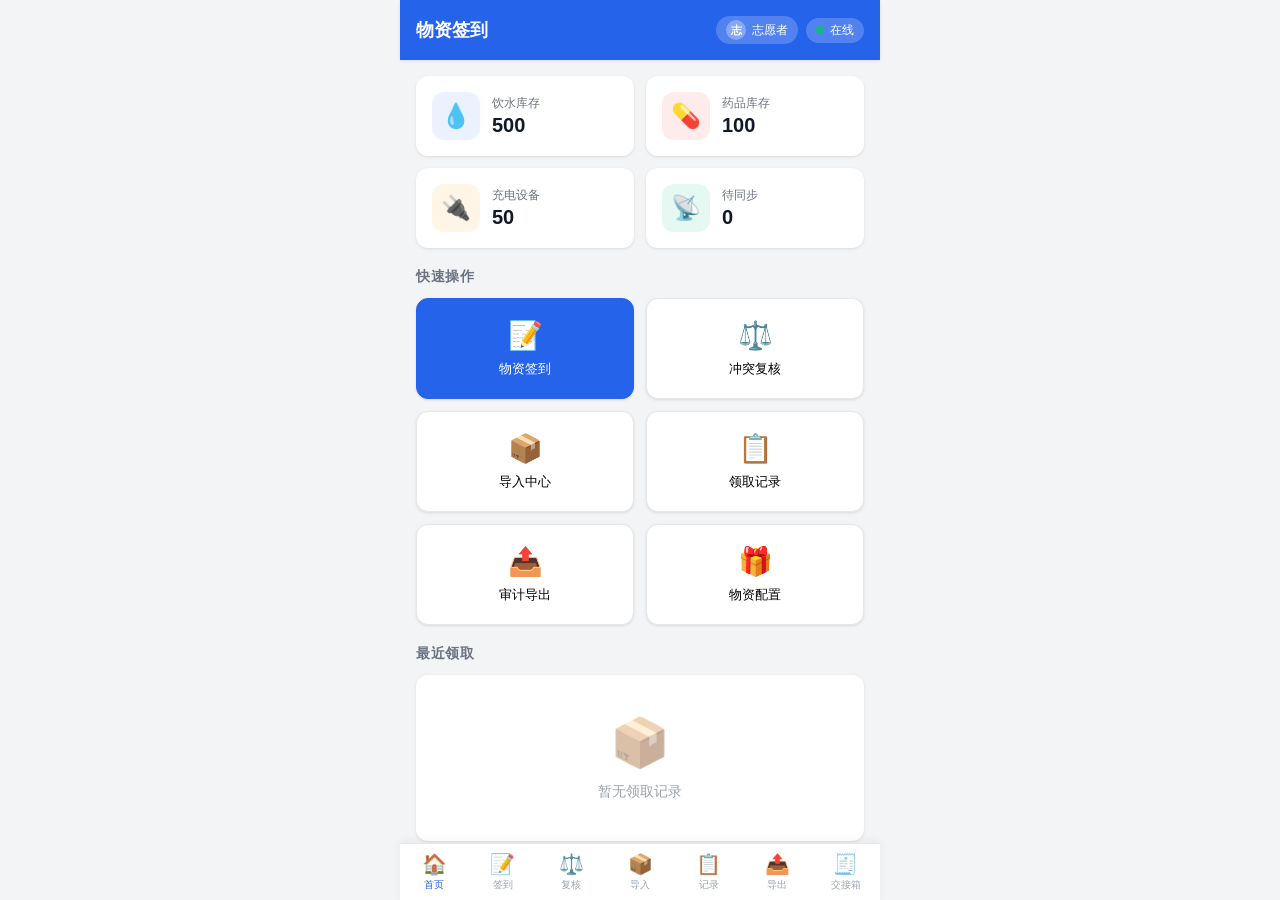
<file: index.html>
<!DOCTYPE html>
<html lang="zh-CN">
<head>
    <meta charset="UTF-8">
    <meta name="viewport" content="width=device-width, initial-scale=1.0, maximum-scale=1.0, user-scalable=no">
    <meta name="theme-color" content="#2563eb">
    <title>社区避难所物资签到系统</title>
    <link rel="stylesheet" href="css/style.css">
</head>
<body>
    <div id="app">
        <header class="app-header">
            <div class="header-content">
                <h1 id="page-title">物资签到</h1>
                <div class="header-right">
                    <div class="user-status" id="user-status" onclick="openUserSwitchModal()">
                        <span class="user-avatar" id="user-avatar">志</span>
                        <span class="user-name" id="user-name">志愿者</span>
                    </div>
                    <div class="network-status" id="network-status">
                        <span class="status-dot"></span>
                        <span class="status-text" id="network-text">在线</span>
                    </div>
                </div>
            </div>
        </header>

        <main class="app-main">
            <section id="view-dashboard" class="view active">
                <div class="stats-grid">
                    <div class="stat-card">
                        <div class="stat-icon water">💧</div>
                        <div class="stat-info">
                            <div class="stat-label">饮水库存</div>
                            <div class="stat-value" id="stat-water">0</div>
                        </div>
                    </div>
                    <div class="stat-card">
                        <div class="stat-icon medicine">💊</div>
                        <div class="stat-info">
                            <div class="stat-label">药品库存</div>
                            <div class="stat-value" id="stat-medicine">0</div>
                        </div>
                    </div>
                    <div class="stat-card">
                        <div class="stat-icon power">🔌</div>
                        <div class="stat-info">
                            <div class="stat-label">充电设备</div>
                            <div class="stat-value" id="stat-power">0</div>
                        </div>
                    </div>
                    <div class="stat-card">
                        <div class="stat-icon sync">📡</div>
                        <div class="stat-info">
                            <div class="stat-label">待同步</div>
                            <div class="stat-value" id="stat-sync">0</div>
                        </div>
                    </div>
                </div>

                <div class="alert-section" id="alert-section" style="display: none;">
                    <div class="alert-card warning">
                        <div class="alert-icon">⚠️</div>
                        <div class="alert-content">
                            <div class="alert-title">有待处理冲突</div>
                            <div class="alert-desc" id="conflict-count-desc">0 条记录需要复核</div>
                        </div>
                        <button class="alert-btn" onclick="navigateTo('conflicts')">去处理</button>
                    </div>
                </div>

                <div class="alert-section" id="batch-alert-section" style="display: none;">
                    <div class="alert-card info">
                        <div class="alert-icon">📦</div>
                        <div class="alert-content">
                            <div class="alert-title">有待处理批次</div>
                            <div class="alert-desc" id="batch-alert-desc">0 个批次需要处理</div>
                        </div>
                        <button class="alert-btn" id="batch-alert-btn" onclick="navigateTo('batches')">去查看</button>
                    </div>
                </div>

                <div class="section-title">快速操作</div>
                <div class="action-grid">
                    <button class="action-btn primary" onclick="navigateTo('distribute')">
                        <span class="action-icon">📝</span>
                        <span>物资签到</span>
                    </button>
                    <button class="action-btn" onclick="navigateTo('conflicts')">
                        <span class="action-icon">⚖️</span>
                        <span>冲突复核</span>
                    </button>
                    <button class="action-btn" onclick="navigateTo('batches')">
                        <span class="action-icon">📦</span>
                        <span>导入中心</span>
                    </button>
                    <button class="action-btn" onclick="navigateTo('history')">
                        <span class="action-icon">📋</span>
                        <span>领取记录</span>
                    </button>
                    <button class="action-btn" onclick="navigateTo('export')">
                        <span class="action-icon">📤</span>
                        <span>审计导出</span>
                    </button>
                    <button class="action-btn" onclick="navigateTo('supplies')">
                        <span class="action-icon">🎁</span>
                        <span>物资配置</span>
                    </button>
                </div>

                <div class="section-title">最近领取</div>
                <div class="recent-list" id="recent-list">
                    <div class="empty-state">
                        <div class="empty-icon">📦</div>
                        <div class="empty-text">暂无领取记录</div>
                    </div>
                </div>
            </section>

            <section id="view-distribute" class="view">
                <div class="form-container">
                    <div class="form-group">
                        <label class="form-label">选择居民</label>
                        <div class="resident-selector" id="resident-selector">
                            <input type="text" class="form-input" id="resident-search" placeholder="搜索居民姓名或身份证号...">
                            <div class="resident-list" id="resident-list"></div>
                        </div>
                    </div>

                    <div class="selected-resident" id="selected-resident" style="display: none;">
                        <div class="resident-info">
                            <div class="resident-avatar" id="resident-avatar">张</div>
                            <div class="resident-detail">
                                <div class="resident-name" id="resident-name">张三</div>
                                <div class="resident-id" id="resident-id">110101********1234</div>
                            </div>
                        </div>
                        <button class="resident-change" onclick="clearResident()">更换</button>
                    </div>

                    <div class="form-group">
                        <label class="form-label">选择物资</label>
                        <div class="supply-list" id="supply-list"></div>
                    </div>

                    <div class="form-group" id="quantity-group" style="display: none;">
                        <label class="form-label">领取数量</label>
                        <div class="quantity-control">
                            <button class="qty-btn" onclick="changeQuantity(-1)">-</button>
                            <input type="number" class="qty-input" id="quantity-input" value="1" min="1">
                            <button class="qty-btn" onclick="changeQuantity(1)">+</button>
                            <span class="stock-info">库存: <span id="current-stock">0</span></span>
                        </div>
                    </div>

                    <div class="form-group">
                        <label class="form-label">备注</label>
                        <textarea class="form-textarea" id="distribution-notes" placeholder="可选：特殊情况说明"></textarea>
                    </div>

                    <button class="submit-btn" id="submit-btn" onclick="submitDistribution()" disabled>
                        确认领取
                    </button>

                    <div class="divider-section">
                        <div class="divider-line"></div>
                        <div class="divider-text">离线补录</div>
                        <div class="divider-line"></div>
                    </div>

                    <div class="import-section">
                        <div class="section-title" style="margin-top: 0;">批量导入</div>
                        <div class="format-options">
                            <label class="format-option">
                                <input type="radio" name="import-format" value="csv" checked>
                                <span>CSV 文件</span>
                            </label>
                            <label class="format-option">
                                <input type="radio" name="import-format" value="json">
                                <span>JSON 文件</span>
                            </label>
                        </div>
                        <input type="file" id="import-file" class="file-input" accept=".csv,.json" style="display: none;">
                        <button class="submit-btn secondary" onclick="document.getElementById('import-file').click()">
                            📁 选择文件导入
                        </button>
                        <button class="submit-btn secondary" onclick="downloadImportTemplate()">
                            📋 下载导入模板
                        </button>
                        <div class="import-preview" id="import-preview" style="display: none;">
                            <div class="section-title">导入预览</div>
                            <div id="import-preview-content"></div>
                            <div class="import-actions">
                                <button class="submit-btn" onclick="confirmImport()" id="confirm-import-btn" disabled>
                                    确认导入 <span id="import-count-badge">0</span> 条
                                </button>
                                <button class="submit-btn secondary" onclick="cancelImport()">
                                    取消
                                </button>
                            </div>
                        </div>
                        <div class="import-results" id="import-results" style="display: none;"></div>
                    </div>

                    <div class="error-message" id="distribute-error" style="display: none;"></div>
                </div>
            </section>

            <section id="view-conflicts" class="view">
                <div class="conflict-stats">
                    <div class="conflict-stat">
                        <div class="conflict-stat-value" id="pending-conflicts">0</div>
                        <div class="conflict-stat-label">待处理</div>
                    </div>
                    <div class="conflict-stat">
                        <div class="conflict-stat-value" id="resolved-conflicts">0</div>
                        <div class="conflict-stat-label">已解决</div>
                    </div>
                    <div class="conflict-stat">
                        <div class="conflict-stat-value" id="rejected-conflicts">0</div>
                        <div class="conflict-stat-label">已驳回</div>
                    </div>
                </div>

                <div class="conflict-actions-bar">
                    <button class="btn-secondary-small" onclick="openUndoModal()" id="undo-btn" disabled>
                        ↩️ 撤销上次处理
                    </button>
                </div>

                <div class="section-title">待处理冲突</div>
                <div class="conflict-list" id="conflict-list">
                    <div class="empty-state">
                        <div class="empty-icon">✅</div>
                        <div class="empty-text">暂无待处理冲突</div>
                    </div>
                </div>
            </section>

            <section id="view-history" class="view">
                <div class="filter-bar">
                    <select class="filter-select" id="filter-status" onchange="filterHistory()">
                        <option value="all">全部状态</option>
                        <option value="synced">已同步</option>
                        <option value="pending">待同步</option>
                        <option value="conflicted">冲突</option>
                    </select>
                    <select class="filter-select" id="filter-supply" onchange="filterHistory()">
                        <option value="all">全部物资</option>
                    </select>
                </div>
                <div class="filter-bar">
                    <select class="filter-select" id="filter-batch" onchange="filterHistory()">
                        <option value="all">全部批次</option>
                    </select>
                </div>
                <div class="history-list" id="history-list"></div>
            </section>

            <section id="view-export" class="view">
                <div class="export-container">
                    <div class="section-title">导出审计记录</div>
                    
                    <div class="form-group">
                        <label class="form-label">导出内容</label>
                        <div class="format-options">
                            <label class="format-option">
                                <input type="radio" name="export-type" value="distributions" checked onchange="updateExportStats()">
                                <span>领取记录</span>
                            </label>
                            <label class="format-option">
                                <input type="radio" name="export-type" value="audit" onchange="updateExportStats()">
                                <span>审计日志</span>
                            </label>
                            <label class="format-option">
                                <input type="radio" name="export-type" value="both" onchange="updateExportStats()">
                                <span>全部导出</span>
                            </label>
                        </div>
                    </div>

                    <div class="form-group">
                        <label class="form-label">时间范围</label>
                        <div class="date-range">
                            <input type="date" class="form-input" id="export-start-date">
                            <span class="date-sep">至</span>
                            <input type="date" class="form-input" id="export-end-date">
                        </div>
                    </div>

                    <div class="form-group">
                        <label class="form-label">导出格式</label>
                        <div class="format-options">
                            <label class="format-option">
                                <input type="radio" name="export-format" value="csv" checked>
                                <span>CSV 表格</span>
                            </label>
                            <label class="format-option">
                                <input type="radio" name="export-format" value="json">
                                <span>JSON 数据</span>
                            </label>
                        </div>
                    </div>

                    <div class="export-stats">
                        <div class="export-stat">
                            <div class="export-stat-value" id="export-total">0</div>
                            <div class="export-stat-label">记录总数</div>
                        </div>
                        <div class="export-stat">
                            <div class="export-stat-value" id="export-synced">0</div>
                            <div class="export-stat-label">已同步</div>
                        </div>
                        <div class="export-stat">
                            <div class="export-stat-value" id="export-conflicted">0</div>
                            <div class="export-stat-label">冲突</div>
                        </div>
                    </div>

                    <button class="submit-btn" onclick="exportData()">导出数据</button>
                </div>
            </section>

            <section id="view-supplies" class="view">
                <div class="form-container">
                    <div class="section-title">
                        物资列表
                        <button class="btn-primary-small" onclick="openSupplyModal()">+ 新增物资</button>
                    </div>
                    <div class="supply-config-list" id="supply-config-list"></div>
                </div>
            </section>

            <section id="view-handoff" class="view">
                <div class="page-header">
                    <h2>🧾 批次交接箱</h2>
                    <div class="header-actions">
                        <button class="btn btn-secondary btn-sm" onclick="openHandoffConfigModal()">⚙️ 配置</button>
                        <button class="btn btn-secondary btn-sm" onclick="refreshHandoffView()">🔄 刷新</button>
                    </div>
                </div>
                <div id="handoff-stats" class="batch-stats" style="margin-bottom: 12px;"></div>
                <div class="filter-bar" style="margin-bottom: 12px;">
                    <input type="text" id="handoff-search" placeholder="🔍 搜索批次/交接票ID..." oninput="filterHandoff()">
                    <select id="handoff-status-filter" onchange="filterHandoff()">
                        <option value="">全部状态</option>
                        <option value="OPEN">待领取</option>
                        <option value="IN_PROGRESS">处理中</option>
                        <option value="CONFLICT">有冲突</option>
                        <option value="COMPLETED">已完成</option>
                        <option value="CANCELLED">已取消</option>
                        <option value="EXPIRED">已过期</option>
                    </select>
                </div>
                <div id="handoff-list" class="batch-list"></div>
            </section>

            <section id="view-batches" class="view">
                <div class="batch-stats">
                    <div class="batch-stat">
                        <div class="batch-stat-value" id="batch-total">0</div>
                        <div class="batch-stat-label">总批次</div>
                    </div>
                    <div class="batch-stat">
                        <div class="batch-stat-value" id="batch-completed">0</div>
                        <div class="batch-stat-label">已完成</div>
                    </div>
                    <div class="batch-stat">
                        <div class="batch-stat-value" id="batch-partial">0</div>
                        <div class="batch-stat-label">部分成功</div>
                    </div>
                    <div class="batch-stat">
                        <div class="batch-stat-value" id="batch-revoked">0</div>
                        <div class="batch-stat-label">已撤销</div>
                    </div>
                </div>

                <div class="filter-bar">
                    <select class="filter-select" id="batch-filter-status" onchange="onBatchFilterChange()">
                        <option value="all">全部状态</option>
                        <option value="processing">处理中</option>
                        <option value="completed">已完成</option>
                        <option value="partial">部分成功</option>
                        <option value="revoked">已撤销</option>
                    </select>
                    <select class="filter-select" id="batch-filter-source" onchange="onBatchFilterChange()">
                        <option value="all">全部来源</option>
                        <option value="csv_import">CSV导入</option>
                        <option value="json_import">JSON导入</option>
                    </select>
                </div>

                <div class="filter-bar">
                    <input type="date" class="filter-select" id="batch-filter-start" placeholder="开始日期" onchange="onBatchFilterChange()">
                    <span style="align-self: center; color: var(--text-secondary);">至</span>
                    <input type="date" class="filter-select" id="batch-filter-end" placeholder="结束日期" onchange="onBatchFilterChange()">
                </div>

                <div class="batch-list" id="batch-list">
                    <div class="empty-state">
                        <div class="empty-icon">📦</div>
                        <div class="empty-text">暂无导入批次</div>
                    </div>
                </div>
            </section>
        </main>

        <nav class="bottom-nav">
            <button class="nav-item active" data-view="dashboard" onclick="navigateTo('dashboard')">
                <span class="nav-icon">🏠</span>
                <span class="nav-label">首页</span>
            </button>
            <button class="nav-item" data-view="distribute" onclick="navigateTo('distribute')">
                <span class="nav-icon">📝</span>
                <span class="nav-label">签到</span>
            </button>
            <button class="nav-item" data-view="conflicts" onclick="navigateTo('conflicts')">
                <span class="nav-icon">⚖️</span>
                <span class="nav-label">复核</span>
                <span class="nav-badge" id="conflict-badge" style="display: none;">0</span>
            </button>
            <button class="nav-item" data-view="batches" onclick="navigateTo('batches')">
                <span class="nav-icon">📦</span>
                <span class="nav-label">导入</span>
            </button>
            <button class="nav-item" data-view="history" onclick="navigateTo('history')">
                <span class="nav-icon">📋</span>
                <span class="nav-label">记录</span>
            </button>
            <button class="nav-item" data-view="export" onclick="navigateTo('export')">
                <span class="nav-icon">📤</span>
                <span class="nav-label">导出</span>
            </button>
            <button class="nav-item" data-view="handoff" onclick="navigateTo('handoff')">
                <span class="nav-icon">🧾</span>
                <span class="nav-label">交接箱</span>
                <span class="nav-badge" id="handoff-badge" style="display: none;">0</span>
            </button>
        </nav>
    </div>

    <div class="modal" id="conflict-modal" style="display: none;">
        <div class="modal-overlay" onclick="closeConflictModal()"></div>
        <div class="modal-content">
            <div class="modal-header">
                <h3>冲突复核</h3>
                <button class="modal-close" onclick="closeConflictModal()">✕</button>
            </div>
            <div class="modal-body" id="conflict-modal-body"></div>
            <div class="modal-footer">
                <button class="modal-btn reject" onclick="resolveConflict('reject')">驳回本地</button>
                <button class="modal-btn approve" onclick="resolveConflict('approve')">批准本地</button>
            </div>
        </div>
    </div>

    <div class="modal" id="undo-modal" style="display: none;">
        <div class="modal-overlay" onclick="closeUndoModal()"></div>
        <div class="modal-content">
            <div class="modal-header">
                <h3>撤销操作</h3>
                <button class="modal-close" onclick="closeUndoModal()">✕</button>
            </div>
            <div class="modal-body" id="undo-modal-body">
                <div class="conflict-detail-section">
                    <div class="conflict-detail-title">最近处理的冲突</div>
                    <div id="last-resolution-info">暂无最近处理记录</div>
                </div>
            </div>
            <div class="modal-footer">
                <button class="modal-btn reject" onclick="closeUndoModal()">取消</button>
                <button class="modal-btn approve" onclick="executeUndo()" id="undo-action-btn" disabled>撤销本次操作</button>
            </div>
        </div>
    </div>

    <div class="modal" id="supply-modal" style="display: none;">
        <div class="modal-overlay" onclick="closeSupplyModal()"></div>
        <div class="modal-content">
            <div class="modal-header">
                <h3 id="supply-modal-title">新增物资</h3>
                <button class="modal-close" onclick="closeSupplyModal()">✕</button>
            </div>
            <div class="modal-body">
                <div class="form-group">
                    <label class="form-label">物资名称</label>
                    <input type="text" class="form-input" id="supply-name" placeholder="请输入物资名称">
                </div>
                <div class="form-group">
                    <label class="form-label">物资图标</label>
                    <input type="text" class="form-input" id="supply-icon" placeholder="请输入emoji图标，如：💊">
                </div>
                <div class="form-group">
                    <label class="form-label">总库存</label>
                    <input type="number" class="form-input" id="supply-total-stock" placeholder="请输入总库存数量" min="0">
                </div>
                <div class="form-group">
                    <label class="form-label">当前库存</label>
                    <input type="number" class="form-input" id="supply-current-stock" placeholder="请输入当前库存数量" min="0">
                </div>
                <div class="form-group">
                    <label class="form-label">单位</label>
                    <input type="text" class="form-input" id="supply-unit" placeholder="如：瓶、包、个">
                </div>
                <div class="form-group">
                    <label class="form-label">每日限领</label>
                    <input type="number" class="form-input" id="supply-daily-limit" placeholder="每人每日最多领取数量" min="1">
                </div>
                <div class="form-group">
                    <label class="form-label">物资分类</label>
                    <select class="form-input" id="supply-category">
                        <option value="water">饮水</option>
                        <option value="medicine">药品</option>
                        <option value="power">充电设备</option>
                        <option value="food">食品</option>
                        <option value="other">其他</option>
                    </select>
                </div>
                <div class="error-message" id="supply-error" style="display: none;"></div>
            </div>
            <div class="modal-footer">
                <button class="modal-btn reject" onclick="closeSupplyModal()">取消</button>
                <button class="modal-btn approve" onclick="saveSupply()">保存</button>
            </div>
        </div>
    </div>

    <div class="modal" id="user-switch-modal" style="display: none;">
        <div class="modal-overlay" onclick="closeUserSwitchModal()"></div>
        <div class="modal-content">
            <div class="modal-header">
                <h3>身份切换</h3>
                <button class="modal-close" onclick="closeUserSwitchModal()">✕</button>
            </div>
            <div class="modal-body">
                <div class="conflict-detail-section">
                    <div class="conflict-detail-title">当前身份</div>
                    <div id="current-user-info" style="padding: 12px; background: var(--bg); border-radius: 8px;">
                        <div style="font-weight: 600; margin-bottom: 4px;" id="current-user-display">志愿者小王</div>
                        <div style="font-size: 12px; color: var(--text-secondary);" id="current-user-role-display">志愿者</div>
                    </div>
                </div>

                <div class="conflict-detail-section">
                    <div class="conflict-detail-title">选择身份</div>
                    <div class="role-selector">
                        <div class="role-option" id="role-volunteer" onclick="selectRole('volunteer')">
                            <div class="role-icon">👤</div>
                            <div class="role-info">
                                <div class="role-name">志愿者</div>
                                <div class="role-desc">物资签到、记录查询</div>
                            </div>
                            <div class="role-check" id="role-check-volunteer">✓</div>
                        </div>
                        <div class="role-option" id="role-admin" onclick="selectRole('admin')">
                            <div class="role-icon">🛡️</div>
                            <div class="role-info">
                                <div class="role-name">管理员</div>
                                <div class="role-desc">冲突复核、数据审计、撤销操作</div>
                            </div>
                            <div class="role-check" id="role-check-admin">✓</div>
                        </div>
                    </div>
                </div>

                <div class="conflict-detail-section" id="admin-password-section" style="display: none;">
                    <div class="conflict-detail-title">管理员密码</div>
                    <input type="password" class="form-input" id="admin-password-input" placeholder="请输入管理员密码 (默认: admin123)">
                    <div id="password-error" style="color: var(--danger); font-size: 12px; margin-top: 6px; display: none;">密码错误</div>
                </div>
            </div>
            <div class="modal-footer">
                <button class="modal-btn reject" onclick="closeUserSwitchModal()">取消</button>
                <button class="modal-btn approve" onclick="confirmUserSwitch()" id="confirm-user-switch-btn">确认切换</button>
            </div>
        </div>
    </div>

    <div class="modal" id="batch-detail-modal" style="display: none;">
        <div class="modal-overlay" onclick="closeBatchDetailModal()"></div>
        <div class="modal-content" style="max-width: 520px;">
            <div class="modal-header">
                <h3>批次详情</h3>
                <button class="modal-close" onclick="closeBatchDetailModal()">✕</button>
            </div>
            <div class="modal-body" id="batch-detail-body"></div>
            <div class="modal-footer" id="batch-detail-footer">
                <button class="modal-btn reject" onclick="closeBatchDetailModal()">关闭</button>
            </div>
        </div>
    </div>

    <div class="toast" id="toast" style="display: none;"></div>

    <script src="js/db.js"></script>
    <script src="js/sync.js"></script>
    <script src="js/export.js"></script>
    <script src="js/ui.js"></script>
    <script src="js/app.js"></script>
</body>
</html>
</file>
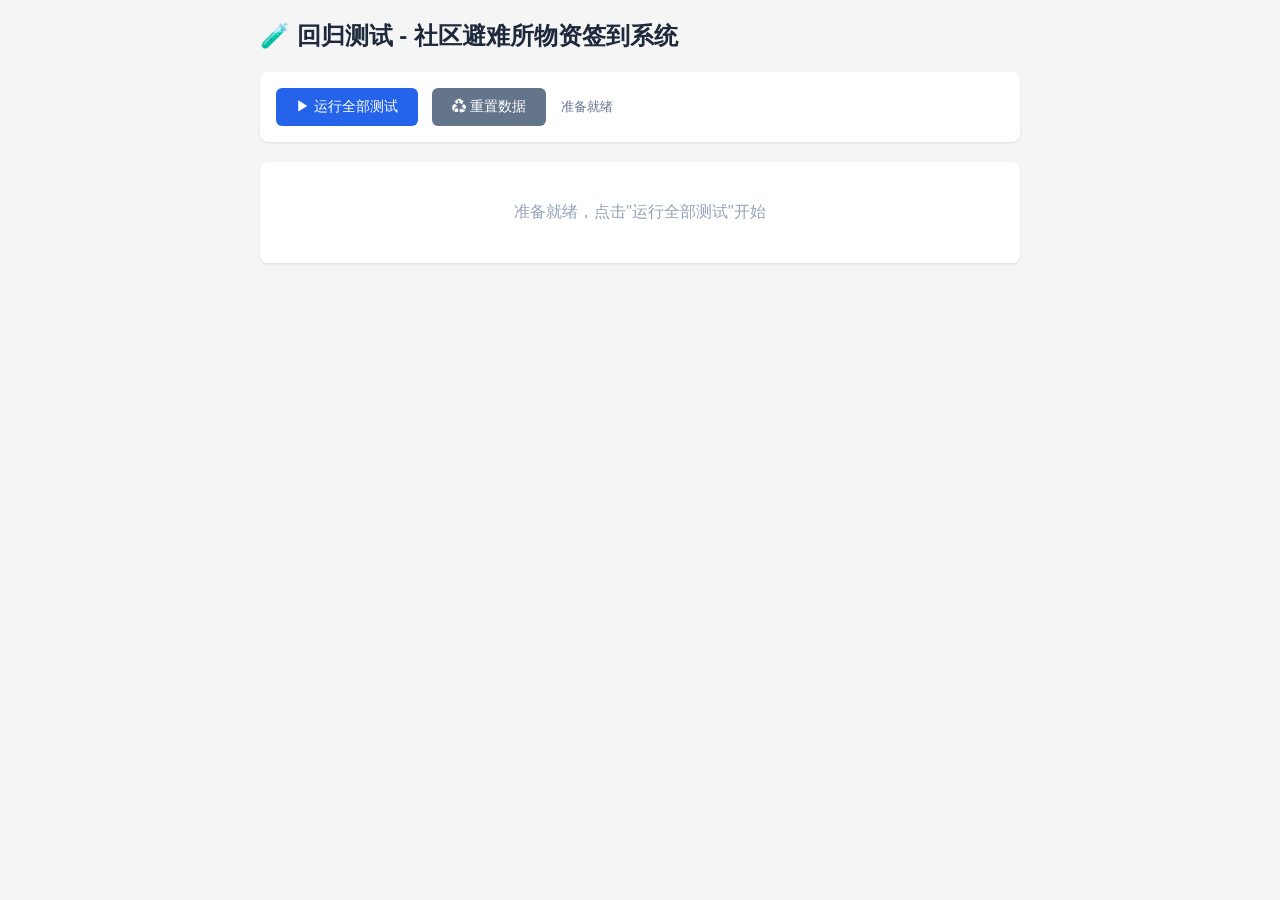
<file: test/regression.html>
<!DOCTYPE html>
<html lang="zh-CN">
<head>
    <meta charset="UTF-8">
    <meta name="viewport" content="width=device-width, initial-scale=1.0">
    <title>回归测试 - 社区避难所物资签到系统</title>
    <style>
        * { box-sizing: border-box; margin: 0; padding: 0; }
        body {
            font-family: -apple-system, BlinkMacSystemFont, "Segoe UI", Roboto, sans-serif;
            background: #f5f5f5;
            padding: 20px;
            max-width: 800px;
            margin: 0 auto;
        }
        h1 {
            font-size: 24px;
            margin-bottom: 20px;
            color: #1e293b;
        }
        .controls {
            background: white;
            padding: 16px;
            border-radius: 8px;
            margin-bottom: 20px;
            box-shadow: 0 1px 3px rgba(0,0,0,0.1);
        }
        button {
            background: #2563eb;
            color: white;
            border: none;
            padding: 10px 20px;
            border-radius: 6px;
            font-size: 14px;
            cursor: pointer;
            margin-right: 10px;
        }
        button:hover { background: #1d4ed8; }
        button:disabled { background: #94a3b8; cursor: not-allowed; }
        button.secondary { background: #64748b; }
        button.secondary:hover { background: #475569; }
        .summary {
            background: white;
            padding: 16px;
            border-radius: 8px;
            margin-bottom: 20px;
            box-shadow: 0 1px 3px rgba(0,0,0,0.1);
            display: none;
        }
        .summary.show { display: block; }
        .summary .stats {
            display: flex;
            gap: 20px;
            margin-bottom: 10px;
        }
        .stat {
            font-size: 14px;
        }
        .stat .label { color: #64748b; margin-right: 8px; }
        .stat .value { font-weight: 600; font-size: 18px; }
        .stat.pass .value { color: #10b981; }
        .stat.fail .value { color: #ef4444; }
        .test-list {
            background: white;
            border-radius: 8px;
            box-shadow: 0 1px 3px rgba(0,0,0,0.1);
            overflow: hidden;
        }
        .test-item {
            padding: 12px 16px;
            border-bottom: 1px solid #e2e8f0;
            display: flex;
            justify-content: space-between;
            align-items: flex-start;
        }
        .test-item:last-child { border-bottom: none; }
        .test-item.pass { background: #f0fdf4; }
        .test-item.fail { background: #fef2f2; }
        .test-item .test-info { flex: 1; }
        .test-name {
            font-size: 14px;
            color: #1e293b;
        }
        .test-status {
            font-size: 12px;
            font-weight: 600;
            padding: 4px 8px;
            border-radius: 4px;
            white-space: nowrap;
        }
        .test-status.pass { background: #dcfce7; color: #166534; }
        .test-status.fail { background: #fecaca; color: #991b1b; }
        .test-status.running { background: #e2e8f0; color: #64748b; }
        .test-duration {
            font-size: 12px;
            color: #64748b;
            margin-left: 8px;
        }
        .test-error {
            font-size: 12px;
            color: #dc2626;
            margin-top: 4px;
            padding-left: 4px;
            white-space: pre-wrap;
            font-family: monospace;
        }
        .scenario-title {
            background: #1e293b;
            color: white;
            padding: 10px 16px;
            font-size: 14px;
            font-weight: 600;
        }
        .loading {
            padding: 40px;
            text-align: center;
            color: #94a3b8;
        }
    </style>
</head>
<body>
    <h1>🧪 回归测试 - 社区避难所物资签到系统</h1>
    
    <div class="controls">
        <button id="run-btn" onclick="window.runAllTests()">▶ 运行全部测试</button>
        <button class="secondary" onclick="window.resetData()">♻ 重置数据</button>
        <span id="progress" style="color: #64748b; font-size: 13px;">初始化中...</span>
    </div>
    
    <div class="summary" id="summary">
        <div class="stats">
            <div class="stat"><span class="label">总用例:</span><span class="value" id="total">0</span></div>
            <div class="stat pass"><span class="label">通过:</span><span class="value" id="passed">0</span></div>
            <div class="stat fail"><span class="label">失败:</span><span class="value" id="failed">0</span></div>
            <div class="stat"><span class="label">耗时:</span><span class="value" id="duration">0ms</span></div>
        </div>
    </div>
    
    <div class="test-list" id="test-list">
        <div class="loading" id="loading-msg">正在初始化数据库...</div>
    </div>

    <script src="../js/db.js"></script>
    <script src="../js/sync.js"></script>
    <script src="../js/export.js"></script>
    <script src="../js/ui.js"></script>
    <script src="../js/app.js"></script>
    <script>
        window.testReady = false;
        window.testResults = [];
        
        function assert(condition, message) {
            if (!condition) {
                throw new Error(message || 'Assertion failed');
            }
        }

        function assertEq(actual, expected, message) {
            if (actual !== expected) {
                throw new Error((message || '') + `\n  expected: ${expected}\n  actual: ${actual}`);
            }
        }

        function waitFor(ms) {
            return new Promise(resolve => setTimeout(resolve, ms));
        }

        async function resetData() {
            await db.init();
            const stores = Object.values(STORES);
            for (const store of stores) {
                await db.clear(store);
            }
            await initSampleData();
            console.log('[Test] 数据已重置');
        }

        function addTestResult(test) {
            const list = document.getElementById('test-list');
            
            if (test.scenarioStart) {
                const div = document.createElement('div');
                div.className = 'scenario-title';
                div.textContent = test.scenarioStart;
                list.appendChild(div);
                return;
            }
            
            const div = document.createElement('div');
            div.className = 'test-item ' + (test.passed ? 'pass' : 'fail');
            div.id = 'test-' + test.name.replace(/[^a-zA-Z0-9]/g, '-');
            
            const statusText = test.passed ? '✓ 通过' : (test.running ? '运行中...' : '✗ 失败');
            const statusClass = test.passed ? 'pass' : (test.running ? 'running' : 'fail');
            
            div.innerHTML = `
                <div class="test-info">
                    <div class="test-name">${test.name}</div>
                    ${test.error ? `<div class="test-error">${test.error}</div>` : ''}
                </div>
                <div style="display: flex; align-items: center;">
                    <span class="test-status ${statusClass}">${statusText}</span>
                    ${test.duration !== undefined ? `<span class="test-duration">${test.duration}ms</span>` : ''}
                </div>
            `;
            list.appendChild(div);
        }

        function updateTestResult(name, result) {
            const id = 'test-' + name.replace(/[^a-zA-Z0-9]/g, '-');
            const div = document.getElementById(id);
            if (!div) return;
            
            div.className = 'test-item ' + (result.passed ? 'pass' : 'fail');
            
            const statusText = result.passed ? '✓ 通过' : '✗ 失败';
            const statusClass = result.passed ? 'pass' : 'fail';
            
            div.innerHTML = `
                <div class="test-info">
                    <div class="test-name">${name}</div>
                    ${result.error ? `<div class="test-error">${result.error}</div>` : ''}
                </div>
                <div style="display: flex; align-items: center;">
                    <span class="test-status ${statusClass}">${statusText}</span>
                    <span class="test-duration">${result.duration}ms</span>
                </div>
            `;
        }

        async function runSingleTest(name, testFn) {
            addTestResult({ name, running: true });
            const start = Date.now();
            let passed = false;
            let error = null;
            
            try {
                await testFn();
                passed = true;
            } catch (e) {
                error = e.message || String(e);
                console.error(`[测试失败] ${name}:`, e);
            }
            
            const duration = Date.now() - start;
            const result = { name, passed, error, duration };
            window.testResults.push(result);
            updateTestResult(name, result);
            
            return result;
        }

        async function runScenario1() {
            console.log('\n=== 场景1: 物资配置持久化测试 ===');
            addTestResult({ scenarioStart: '📦 场景1: 物资配置持久化测试' });
            
            await resetData();
            
            await runSingleTest('1.1 重置数据后有5种初始物资', async () => {
                const supplies = await db.getAll(STORES.SUPPLIES);
                assertEq(supplies.length, 5, '初始物资数量应为5');
            });

            await runSingleTest('1.2 新增物资后列表包含6种物资', async () => {
                const newSupply = {
                    id: 'test_supply_001',
                    name: '测试手电筒',
                    category: 'other',
                    unit: '把',
                    totalStock: 50,
                    currentStock: 50,
                    icon: '🔦',
                    dailyLimit: 1
                };
                await db.put(STORES.SUPPLIES, newSupply);
                
                const serverState = await db.get(STORES.SERVER_STATE, 'server_supplies');
                serverState.data.push({ ...newSupply });
                await db.put(STORES.SERVER_STATE, serverState);
                
                const supplies = await db.getAll(STORES.SUPPLIES);
                assertEq(supplies.length, 6, '新增后物资数量应为6');
                
                const found = supplies.find(s => s.id === 'test_supply_001');
                assert(found, '应能找到新增的测试手电筒');
                assertEq(found.name, '测试手电筒', '名称应为测试手电筒');
                assertEq(found.currentStock, 50, '库存应为50');
                assertEq(found.unit, '把', '单位应为把');
                assertEq(found.dailyLimit, 1, '每日限领应为1');
            });

            await runSingleTest('1.3 编辑物资后数据更新', async () => {
                const supply = await db.get(STORES.SUPPLIES, 'test_supply_001');
                supply.currentStock = 30;
                supply.dailyLimit = 2;
                supply.name = '测试手电筒(改)';
                await db.put(STORES.SUPPLIES, supply);
                
                const serverState = await db.get(STORES.SERVER_STATE, 'server_supplies');
                const idx = serverState.data.findIndex(s => s.id === 'test_supply_001');
                if (idx >= 0) {
                    serverState.data[idx] = { ...supply };
                    await db.put(STORES.SERVER_STATE, serverState);
                }
                
                const updated = await db.get(STORES.SUPPLIES, 'test_supply_001');
                assertEq(updated.currentStock, 30, '编辑后库存应为30');
                assertEq(updated.dailyLimit, 2, '编辑后每日限领应为2');
                assertEq(updated.name, '测试手电筒(改)', '编辑后名称应为测试手电筒(改)');
            });

            await runSingleTest('1.4 数据持久化（重新读取）后仍保留', async () => {
                const supplyBefore = await db.get(STORES.SUPPLIES, 'test_supply_001');
                assert(supplyBefore, '刷新前应存在测试物资');
                
                const suppliesAfter = await db.getAll(STORES.SUPPLIES);
                assertEq(suppliesAfter.length, 6, '刷新后仍应为6种物资');
                
                const found = suppliesAfter.find(s => s.id === 'test_supply_001');
                assert(found, '刷新后应能找到测试物资');
                assertEq(found.currentStock, 30, '刷新后库存应保持30');
                assertEq(found.name, '测试手电筒(改)', '刷新后名称应保持');
            });

            await runSingleTest('1.5 服务端状态与本地状态一致', async () => {
                const localSupplies = await db.getAll(STORES.SUPPLIES);
                const serverState = await db.get(STORES.SERVER_STATE, 'server_supplies');
                
                assertEq(localSupplies.length, serverState.data.length,
                    '本地与服务端物资数量应一致');
                
                for (const local of localSupplies) {
                    const server = serverState.data.find(s => s.id === local.id);
                    assert(server, `服务端应存在物资 ${local.name}`);
                    assertEq(local.currentStock, server.currentStock,
                        `${local.name} 的库存应一致`);
                }
            });
        }

        async function runScenario2() {
            console.log('\n=== 场景2: 冲突队列保留测试 ===');
            addTestResult({ scenarioStart: '⚡ 场景2: 冲突队列保留测试' });
            
            await resetData();
            
            await runSingleTest('2.1 重置数据后初始状态正确', async () => {
                const pendingCount = await syncEngine.getPendingCount();
                assertEq(pendingCount, 0, '初始待同步数应为0');
                
                const conflictCounts = await syncEngine.getConflictCounts();
                assertEq(conflictCounts.pending, 0, '初始待处理冲突数应为0');
            });

            await runSingleTest('2.2 正常领取1次后同步成功', async () => {
                const residents = await db.getAll(STORES.RESIDENTS);
                const supplies = await db.getAll(STORES.SUPPLIES);
                const resident = residents[0];
                const supply = supplies[0];
                const stockBefore = supply.currentStock;
                
                const dist = {
                    id: 'test_dist_normal',
                    residentId: resident.id,
                    residentName: resident.name,
                    supplyId: supply.id,
                    supplyName: supply.name,
                    quantity: 1,
                    status: DISTRIBUTION_STATUS.PENDING,
                    timestamp: Date.now() - 5000,
                    operatorId: CURRENT_USER.id,
                    operatorName: CURRENT_USER.name,
                    notes: '回归测试-正常领取',
                    version: 1
                };
                
                await db.put(STORES.DISTRIBUTIONS, dist);
                await syncEngine.addToQueue('create_distribution', dist);
                
                await waitFor(2500);
                
                const updated = await db.get(STORES.DISTRIBUTIONS, 'test_dist_normal');
                assertEq(updated.status, DISTRIBUTION_STATUS.SYNCED, '正常领取应同步成功');
                
                const supplyAfter = await db.get(STORES.SUPPLIES, supply.id);
                assertEq(supplyAfter.currentStock, stockBefore - 1,
                    '同步成功后库存应扣减1');
            });

            await runSingleTest('2.3 重复领取产生冲突，状态为conflicted', async () => {
                const residents = await db.getAll(STORES.RESIDENTS);
                const supplies = await db.getAll(STORES.SUPPLIES);
                const resident = residents[0];
                const supply = supplies[0];
                
                const dist = {
                    id: 'test_dist_duplicate',
                    residentId: resident.id,
                    residentName: resident.name,
                    supplyId: supply.id,
                    supplyName: supply.name,
                    quantity: 1,
                    status: DISTRIBUTION_STATUS.PENDING,
                    timestamp: Date.now() - 3000,
                    operatorId: CURRENT_USER.id,
                    operatorName: CURRENT_USER.name,
                    notes: '回归测试-重复领取',
                    version: 1
                };
                
                await db.put(STORES.DISTRIBUTIONS, dist);
                await syncEngine.addToQueue('create_distribution', dist);
                
                await waitFor(2500);
                
                const updated = await db.get(STORES.DISTRIBUTIONS, 'test_dist_duplicate');
                assertEq(updated.status, DISTRIBUTION_STATUS.CONFLICTED,
                    '重复领取状态应为冲突');
                assert(updated.conflictId, '应有冲突ID');
            });

            await runSingleTest('2.4 冲突产生后待同步队列不为0', async () => {
                const pendingCount = await syncEngine.getPendingCount();
                assert(pendingCount >= 1, `冲突产生后待同步数应>=1，实际为${pendingCount}`);
            });

            await runSingleTest('2.5 冲突数与待处理队列数对应', async () => {
                const conflictCounts = await syncEngine.getConflictCounts();
                const pendingQueue = await syncEngine.getPendingCount();
                
                assertEq(conflictCounts.pending, 1, '待处理冲突数应为1');
                assert(pendingQueue >= 1, '待同步队列数应>=1');
            });

            await runSingleTest('2.6 队列中有CONFLICTED状态的项', async () => {
                const queueBefore = await db.getAll(STORES.OFFLINE_QUEUE);
                const conflictedItems = queueBefore.filter(q => q.status === QUEUE_STATUS.CONFLICTED);
                assert(conflictedItems.length >= 1, '队列中应有冲突状态的项');
                
                const conflictsBefore = await syncEngine.getConflictCounts();
                assertEq(conflictsBefore.pending, 1, '待处理冲突应为1');
            });

            await runSingleTest('2.7 管理员处理冲突后队列项被移除', async () => {
                const origRole = CURRENT_USER.role;
                const origName = CURRENT_USER.name;
                
                CURRENT_USER.role = ROLES.ADMIN;
                CURRENT_USER.name = '管理员老李';
                
                const conflicts = await db.getAll(STORES.CONFLICTS, 'status',
                    IDBKeyRange.only(CONFLICT_STATUS.PENDING));
                assert(conflicts.length > 0, '应存在待处理冲突');
                
                const conflictId = conflicts[0].id;
                const pendingBefore = await syncEngine.getPendingCount();
                
                await syncEngine.resolveConflict(conflictId, 'reject');
                
                await waitFor(800);
                
                const pendingAfter = await syncEngine.getPendingCount();
                assert(pendingAfter < pendingBefore,
                    `处理后待同步数应减少，之前${pendingBefore}，之后${pendingAfter}`);
                
                const resolved = await db.get(STORES.CONFLICTS, conflictId);
                assertEq(resolved.status, CONFLICT_STATUS.REJECTED, '冲突状态应为已驳回');
                
                CURRENT_USER.role = origRole;
                CURRENT_USER.name = origName;
            });
        }

        async function runScenario3() {
            console.log('\n=== 场景3: 导出页默认日期测试 ===');
            addTestResult({ scenarioStart: '📅 场景3: 导出页默认日期测试' });
            
            await resetData();
            
            await runSingleTest('3.1 formatLocalDate函数存在且返回本地日期', async () => {
                assert(typeof formatLocalDate === 'function',
                    '应存在 formatLocalDate 函数');
                
                const todayStr = formatLocalDate(new Date());
                const realToday = new Date();
                const expected = realToday.getFullYear() + '-' +
                    String(realToday.getMonth() + 1).padStart(2, '0') + '-' +
                    String(realToday.getDate()).padStart(2, '0');
                
                assertEq(todayStr, expected,
                    `formatLocalDate 应返回本地日期 ${expected}，实际 ${todayStr}`);
            });

            await runSingleTest('3.2 产生当天领取记录', async () => {
                const residents = await db.getAll(STORES.RESIDENTS);
                const supplies = await db.getAll(STORES.SUPPLIES);
                const resident = residents[1];
                const supply = supplies[1];
                
                const dist = {
                    id: 'test_dist_today_export',
                    residentId: resident.id,
                    residentName: resident.name,
                    supplyId: supply.id,
                    supplyName: supply.name,
                    quantity: 1,
                    status: DISTRIBUTION_STATUS.SYNCED,
                    timestamp: Date.now(),
                    operatorId: CURRENT_USER.id,
                    operatorName: CURRENT_USER.name,
                    syncedAt: Date.now(),
                    serverSyncedAt: Date.now(),
                    notes: '回归测试-导出测试',
                    version: 1
                };
                
                await db.put(STORES.DISTRIBUTIONS, dist);
                await addAuditLog('create_distribution', { distributionId: dist.id });
                
                const allDist = await db.getAll(STORES.DISTRIBUTIONS);
                const today = new Date();
                const todayDist = allDist.filter(d => {
                    const dDate = new Date(d.timestamp);
                    return dDate.getFullYear() === today.getFullYear() &&
                           dDate.getMonth() === today.getMonth() &&
                           dDate.getDate() === today.getDate();
                });
                
                assert(todayDist.length >= 1, '应存在当天的领取记录');
            });

            await runSingleTest('3.3 默认日期范围（月初到今天）包含当天记录', async () => {
                const today = new Date();
                const startDate = formatLocalDate(new Date(today.getFullYear(), today.getMonth(), 1));
                const endDate = formatLocalDate(today);
                
                const csv = await dataExporter.exportDistributions('csv', startDate, endDate);
                const lines = csv.split('\n');
                
                assert(lines.length >= 2, '导出CSV应至少包含表头和1条数据');
                
                const hasTodayRecord = lines.some(line => 
                    line.includes('回归测试-导出测试')
                );
                assert(hasTodayRecord, '默认日期导出应包含当天记录');
            });

            await runSingleTest('3.4 当天日期过滤能查到记录', async () => {
                const today = formatLocalDate(new Date());
                
                const allDist = await db.getAll(STORES.DISTRIBUTIONS, 'timestamp');
                const start = new Date(today).setHours(0, 0, 0, 0);
                const end = new Date(today).setHours(23, 59, 59, 999);
                
                const todayDist = allDist.filter(d => 
                    d.timestamp >= start && d.timestamp <= end
                );
                
                assert(todayDist.length >= 1, `当天应至少有1条记录，实际 ${todayDist.length} 条`);
            });

            await runSingleTest('3.5 JSON导出也包含当天记录', async () => {
                const today = new Date();
                const startDate = formatLocalDate(new Date(today.getFullYear(), today.getMonth(), 1));
                const endDate = formatLocalDate(today);
                
                const json = await dataExporter.exportDistributions('json', startDate, endDate);
                const data = JSON.parse(json);
                
                assert(data.length >= 1, 'JSON导出应至少包含1条记录');
                
                const hasTestRecord = data.some(d => 
                    d.notes === '回归测试-导出测试'
                );
                assert(hasTestRecord, 'JSON导出应包含测试记录');
            });

            await runSingleTest('3.6 导出的身份证号已脱敏', async () => {
                const today = new Date();
                const startDate = formatLocalDate(new Date(today.getFullYear(), today.getMonth(), 1));
                const endDate = formatLocalDate(today);
                
                const csv = await dataExporter.exportDistributions('csv', startDate, endDate);
                
                const hasFullIdCard = /[0-9]{17}[0-9Xx]/.test(csv);
                const hasMaskedId = csv.includes('****');
                
                assert(!hasFullIdCard, 'CSV中不应出现完整身份证号');
            });
        }

        async function runScenario4() {
            console.log('\n=== 场景4: CSV/JSON导入与验证测试 ===');
            addTestResult({ scenarioStart: '📥 场景4: CSV/JSON导入与验证测试' });
            
            await resetData();
            
            await runSingleTest('4.1 重置数据后初始状态正确', async () => {
                const conflicts = await db.getAll(STORES.CONFLICTS);
                assertEq(conflicts.length, 0, '初始冲突数应为0');
            });

            await runSingleTest('4.2 CSV模板格式正确，包含必需列', async () => {
                const csvTemplate = importEngine.getTemplateCSV();
                assert(csvTemplate.includes('居民姓名'), 'CSV模板应包含居民姓名列');
                assert(csvTemplate.includes('身份证号'), 'CSV模板应包含身份证号列');
                assert(csvTemplate.includes('物资名称'), 'CSV模板应包含物资名称列');
                assert(csvTemplate.includes('领取数量'), 'CSV模板应包含领取数量列');
            });

            await runSingleTest('4.3 JSON模板格式正确', async () => {
                const jsonTemplate = importEngine.getTemplateJSON();
                const data = JSON.parse(jsonTemplate);
                assert(Array.isArray(data), 'JSON模板应为数组');
                assert(data.length > 0, 'JSON模板应包含示例数据');
                assert(data[0].residentName !== undefined, 'JSON模板应包含residentName字段');
                assert(data[0].idCard !== undefined, 'JSON模板应包含idCard字段');
                assert(data[0].supplyName !== undefined, 'JSON模板应包含supplyName字段');
                assert(data[0].quantity !== undefined, 'JSON模板应包含quantity字段');
            });

            await runSingleTest('4.4 解析有效CSV数据正确', async () => {
                const csv = '\uFEFF居民姓名,身份证号,物资名称,领取数量,备注,领取时间\n' +
                           '张三,110101199001011234,瓶装饮用水,2,测试备注,2024-01-15 10:30\n' +
                           '李四,110101199102022345,应急药品包,1,,2024-01-15 11:00\n';
                
                const records = importEngine.parseCSV(csv);
                assertEq(records.length, 2, '应解析出2条记录');
                assertEq(records[0].residentName, '张三', '第一条记录居民应为张三');
                assertEq(records[0].idCard, '110101199001011234', '第一条记录身份证号正确');
                assertEq(records[0].supplyName, '瓶装饮用水', '第一条记录物资正确');
                assertEq(records[0].quantity, 2, '第一条记录数量正确');
                assertEq(records[0].notes, '测试备注', '第一条记录备注正确');
            });

            await runSingleTest('4.5 解析有效JSON数据正确', async () => {
                const json = JSON.stringify([
                    { residentName: '张三', idCard: '110101199001011234', supplyName: '瓶装饮用水', quantity: 2, notes: '测试' },
                    { residentName: '李四', idCard: '110101199102022345', supplyName: '应急药品包', quantity: 1 }
                ]);
                
                const records = importEngine.parseJSON(json);
                assertEq(records.length, 2, '应解析出2条记录');
                assertEq(records[0].residentName, '张三', '第一条记录居民应为张三');
                assertEq(records[0].quantity, 2, '第一条记录数量正确');
            });

            await runSingleTest('4.6 无效居民导入产生冲突', async () => {
                const csv = '\uFEFF居民姓名,身份证号,物资名称,领取数量\n' +
                           '不存在的人,110101199999999999,瓶装饮用水,2\n';
                
                const records = importEngine.parseCSV(csv);
                const validated = await importEngine.validateImportRecords(records, IMPORT_SOURCES.CSV_IMPORT);
                
                assertEq(validated.length, 1, '应验证1条记录');
                assertEq(validated[0].valid, false, '记录应验证失败');
                assertEq(validated[0].conflictType, CONFLICT_TYPES.INVALID_RESIDENT, '冲突类型应为无效居民');
            });

            await runSingleTest('4.7 无效物资导入产生冲突', async () => {
                const csv = '\uFEFF居民姓名,身份证号,物资名称,领取数量\n' +
                           '张三,110101199001011234,不存在的物资,2\n';
                
                const records = importEngine.parseCSV(csv);
                const validated = await importEngine.validateImportRecords(records, IMPORT_SOURCES.CSV_IMPORT);
                
                assertEq(validated[0].valid, false, '记录应验证失败');
                assertEq(validated[0].conflictType, CONFLICT_TYPES.INVALID_SUPPLY, '冲突类型应为无效物资');
            });

            await runSingleTest('4.8 超库存导入产生冲突', async () => {
                const supplies = await db.getAll(STORES.SUPPLIES);
                const water = supplies.find(s => s.category === 'water');
                const originalStock = water.currentStock;
                
                water.currentStock = 1;
                await db.put(STORES.SUPPLIES, water);
                
                const serverState = await db.get(STORES.SERVER_STATE, 'server_supplies');
                const serverWater = serverState.data.find(s => s.id === water.id);
                serverWater.currentStock = 1;
                await db.put(STORES.SERVER_STATE, serverState);
                
                const csv = '\uFEFF居民姓名,身份证号,物资名称,领取数量\n' +
                           '张三,110101199001011234,瓶装饮用水,2\n';
                
                const records = importEngine.parseCSV(csv);
                const validated = await importEngine.validateImportRecords(records, IMPORT_SOURCES.CSV_IMPORT);
                
                assertEq(validated[0].valid, false, '记录应验证失败');
                assertEq(validated[0].conflictType, CONFLICT_TYPES.STOCK_OVERFLOW, '冲突类型应为库存不足');
                
                water.currentStock = originalStock;
                await db.put(STORES.SUPPLIES, water);
                serverWater.currentStock = originalStock;
                await db.put(STORES.SERVER_STATE, serverState);
            });

            await runSingleTest('4.9 有效记录导入成功并进入同步队列', async () => {
                const csv = '\uFEFF居民姓名,身份证号,物资名称,领取数量\n' +
                           '张三,110101199001011234,瓶装饮用水,1\n' +
                           '李四,110101199102022345,应急药品包,1\n';
                
                const records = importEngine.parseCSV(csv);
                const validated = await importEngine.validateImportRecords(records, IMPORT_SOURCES.CSV_IMPORT);
                const results = await importEngine.processImport(validated, IMPORT_SOURCES.CSV_IMPORT);
                
                assertEq(results.success, 2, '应成功导入2条记录');
                assertEq(results.conflicts, 0, '应无冲突');
                
                const distributions = await db.getAll(STORES.DISTRIBUTIONS);
                const imported = distributions.filter(d => d.importSource === IMPORT_SOURCES.CSV_IMPORT);
                assertEq(imported.length, 2, '应存在2条导入记录');
                
                assert(imported[0].importedAt !== undefined, '导入记录应有importedAt');
                assert(imported[0].importRow !== undefined, '导入记录应有importRow');
            });

            await runSingleTest('4.10 混合有效无效记录分别处理正确', async () => {
                const csv = '\uFEFF居民姓名,身份证号,物资名称,领取数量\n' +
                           '王五,110101199203033456,瓶装饮用水,1\n' +
                           '不存在的人,110101199999999999,瓶装饮用水,1\n' +
                           '赵六,110101199304044567,充电宝,1\n';
                
                const records = importEngine.parseCSV(csv);
                const validated = await importEngine.validateImportRecords(records, IMPORT_SOURCES.CSV_IMPORT);
                const results = await importEngine.processImport(validated, IMPORT_SOURCES.CSV_IMPORT);
                
                assertEq(results.success, 2, '应成功导入2条记录');
                assertEq(results.conflicts, 1, '应产生1条冲突');
                
                const conflicts = await db.getAll(STORES.CONFLICTS, 'status', IDBKeyRange.only(CONFLICT_STATUS.PENDING));
                const importConflicts = conflicts.filter(c => c.importSource === IMPORT_SOURCES.CSV_IMPORT);
                assertEq(importConflicts.length, 1, '应存在1条导入来源的冲突');
            });

            await runSingleTest('4.11 待同步数、冲突数、记录数状态一致', async () => {
                const pendingCount = await syncEngine.getPendingCount();
                const conflictCounts = await syncEngine.getConflictCounts();
                const distributions = await db.getAll(STORES.DISTRIBUTIONS);
                
                const conflictedDists = distributions.filter(d => 
                    d.status === DISTRIBUTION_STATUS.CONFLICTED && !d.rejected
                );
                
                assertEq(conflictCounts.pending, conflictedDists.length, 
                    '待处理冲突数应等于冲突状态且未驳回的领取记录数');
                
                assert(pendingCount >= conflictCounts.pending, 
                    '待同步数应大于等于待处理冲突数');
            });
        }

        async function runScenario5() {
            console.log('\n=== 场景5: 冲突处理与撤销测试 ===');
            addTestResult({ scenarioStart: '⚖️  场景5: 冲突处理与撤销测试' });
            
            await resetData();
            
            const origRole = CURRENT_USER.role;
            const origName = CURRENT_USER.name;
            
            await runSingleTest('5.1 重置数据并创建测试冲突', async () => {
                const csv = '\uFEFF居民姓名,身份证号,物资名称,领取数量\n' +
                           '张三,110101199001011234,瓶装饮用水,999\n';
                
                const records = importEngine.parseCSV(csv);
                const validated = await importEngine.validateImportRecords(records, IMPORT_SOURCES.CSV_IMPORT);
                await importEngine.processImport(validated, IMPORT_SOURCES.CSV_IMPORT);
                
                const conflicts = await db.getAll(STORES.CONFLICTS, 'status', IDBKeyRange.only(CONFLICT_STATUS.PENDING));
                assert(conflicts.length >= 1, '应至少存在1条待处理冲突');
            });

            await runSingleTest('5.2 志愿者无权处理冲突', async () => {
                CURRENT_USER.role = ROLES.VOLUNTEER;
                CURRENT_USER.name = '志愿者小王';
                
                const conflicts = await db.getAll(STORES.CONFLICTS, 'status', IDBKeyRange.only(CONFLICT_STATUS.PENDING));
                const conflictId = conflicts[0].id;
                
                let threwError = false;
                try {
                    await syncEngine.resolveConflict(conflictId, 'approve');
                } catch (e) {
                    threwError = true;
                    assert(e.message.includes('管理员'), '错误信息应提示需要管理员');
                }
                assert(threwError, '志愿者处理冲突应抛出错误');
            });

            await runSingleTest('5.3 管理员批准冲突后状态更新', async () => {
                CURRENT_USER.role = ROLES.ADMIN;
                CURRENT_USER.name = '管理员老李';
                
                const conflicts = await db.getAll(STORES.CONFLICTS, 'status', IDBKeyRange.only(CONFLICT_STATUS.PENDING));
                const conflictId = conflicts[0].id;
                const distributionId = conflicts[0].distributionId;
                
                const supplyBefore = await db.get(STORES.SUPPLIES, conflicts[0].localData.supplyId);
                const stockBefore = supplyBefore.currentStock;
                
                await syncEngine.resolveConflict(conflictId, 'approve');
                
                const conflictAfter = await db.get(STORES.CONFLICTS, conflictId);
                assertEq(conflictAfter.status, CONFLICT_STATUS.RESOLVED, '冲突状态应为已解决');
                assertEq(conflictAfter.resolvedBy, CURRENT_USER.id, '应记录处理人ID');
                assertEq(conflictAfter.resolvedByName, CURRENT_USER.name, '应记录处理人姓名');
                assert(conflictAfter.resolvedAt !== null, '应记录处理时间');
                
                const distAfter = await db.get(STORES.DISTRIBUTIONS, distributionId);
                assertEq(distAfter.status, DISTRIBUTION_STATUS.SYNCED, '领取记录状态应为已同步');
                assertEq(distAfter.resolvedByName, CURRENT_USER.name, '领取记录应记录处理人');
                
                const supplyAfter = await db.get(STORES.SUPPLIES, supplyBefore.id);
                assert(supplyAfter.currentStock < stockBefore, '批准后库存应扣减');
                
                const hasUndoable = await syncEngine.hasUndoableResolution();
                assert(hasUndoable, '应存在可撤销的操作');
            });

            await runSingleTest('5.4 撤销批准操作后状态回滚', async () => {
                const lastResolution = await syncEngine.loadLastResolution();
                assert(lastResolution !== null, '应存在最近处理记录');
                assertEq(lastResolution.resolution, 'approve', '最近处理应为批准');
                
                const conflictId = lastResolution.conflict.id;
                const distributionId = lastResolution.distribution.id;
                const supplyId = lastResolution.supplyBefore.id;
                const stockBeforeUndo = lastResolution.supplyBefore.currentStock;
                
                await syncEngine.undoLastResolution();
                
                const conflictAfter = await db.get(STORES.CONFLICTS, conflictId);
                assertEq(conflictAfter.status, CONFLICT_STATUS.PENDING, '撤销后冲突状态应为待处理');
                assertEq(conflictAfter.resolvedBy, null, '撤销后处理人应为空');
                
                const distAfter = await db.get(STORES.DISTRIBUTIONS, distributionId);
                assertEq(distAfter.status, DISTRIBUTION_STATUS.CONFLICTED, '撤销后领取记录状态应为冲突');
                assertEq(distAfter.rejected, undefined, '撤销后rejected应为undefined');
                
                const supplyAfter = await db.get(STORES.SUPPLIES, supplyId);
                assertEq(supplyAfter.currentStock, stockBeforeUndo, '撤销后库存应回滚');
                
                const hasUndoable = await syncEngine.hasUndoableResolution();
                assertEq(hasUndoable, false, '撤销后应无可撤销操作');
            });

            await runSingleTest('5.5 驳回冲突后状态更新', async () => {
                const conflicts = await db.getAll(STORES.CONFLICTS, 'status', IDBKeyRange.only(CONFLICT_STATUS.PENDING));
                const conflictId = conflicts[0].id;
                const distributionId = conflicts[0].distributionId;
                
                const supplyBefore = await db.get(STORES.SUPPLIES, conflicts[0].localData.supplyId);
                const stockBefore = supplyBefore.currentStock;
                
                await syncEngine.resolveConflict(conflictId, 'reject');
                
                const conflictAfter = await db.get(STORES.CONFLICTS, conflictId);
                assertEq(conflictAfter.status, CONFLICT_STATUS.REJECTED, '冲突状态应为已驳回');
                
                const distAfter = await db.get(STORES.DISTRIBUTIONS, distributionId);
                assertEq(distAfter.status, DISTRIBUTION_STATUS.CONFLICTED, '领取记录状态应为冲突');
                assertEq(distAfter.rejected, true, '领取记录rejected应为true');
                
                const supplyAfter = await db.get(STORES.SUPPLIES, supplyBefore.id);
                assertEq(supplyAfter.currentStock, stockBefore, '驳回后库存不应扣减');
            });

            await runSingleTest('5.6 撤销驳回操作后状态回滚', async () => {
                const lastResolution = await syncEngine.loadLastResolution();
                assertEq(lastResolution.resolution, 'reject', '最近处理应为驳回');
                
                const conflictId = lastResolution.conflict.id;
                const distributionId = lastResolution.distribution.id;
                
                await syncEngine.undoLastResolution();
                
                const conflictAfter = await db.get(STORES.CONFLICTS, conflictId);
                assertEq(conflictAfter.status, CONFLICT_STATUS.PENDING, '撤销后冲突状态应为待处理');
                
                const distAfter = await db.get(STORES.DISTRIBUTIONS, distributionId);
                assertEq(distAfter.rejected, undefined, '撤销后rejected应为undefined');
            });

            await runSingleTest('5.7 处理后首页待同步数、冲突数、记录数一致', async () => {
                const conflictCounts = await syncEngine.getConflictCounts();
                const distributions = await db.getAll(STORES.DISTRIBUTIONS);
                
                const conflictedDists = distributions.filter(d => 
                    d.status === DISTRIBUTION_STATUS.CONFLICTED && !d.rejected
                );
                
                assertEq(conflictCounts.pending, conflictedDists.length, 
                    '待处理冲突数应与冲突状态记录数一致');
                
                const pendingCount = await syncEngine.getPendingCount();
                assert(pendingCount >= conflictCounts.pending, 
                    '待同步数应大于等于待处理冲突数');
            });
            
            CURRENT_USER.role = origRole;
            CURRENT_USER.name = origName;
        }

        async function runScenario6() {
            console.log('\n=== 场景6: 导出增强测试 ===');
            addTestResult({ scenarioStart: '📊 场景6: 导出增强测试' });
            
            await resetData();
            
            const origRole = CURRENT_USER.role;
            const origName = CURRENT_USER.name;
            
            await runSingleTest('6.1 重置数据并创建包含导入来源的记录', async () => {
                CURRENT_USER.role = ROLES.ADMIN;
                CURRENT_USER.name = '管理员老李';
                
                const csv = '\uFEFF居民姓名,身份证号,物资名称,领取数量\n' +
                           '张三,110101199001011234,瓶装饮用水,1\n' +
                           '李四,110101199102022345,应急药品包,999\n' +
                           '王五,110101199203033456,充电宝,999\n';
                
                const records = importEngine.parseCSV(csv);
                const validated = await importEngine.validateImportRecords(records, IMPORT_SOURCES.CSV_IMPORT);
                await importEngine.processImport(validated, IMPORT_SOURCES.CSV_IMPORT);
                
                await waitFor(2500);
                
                const conflicts = await db.getAll(STORES.CONFLICTS, 'status', IDBKeyRange.only(CONFLICT_STATUS.PENDING));
                for (const c of conflicts) {
                    await syncEngine.resolveConflict(c.id, 'approve');
                }
                
                const distributions = await db.getAll(STORES.DISTRIBUTIONS);
                assert(distributions.length >= 3, '应至少有3条领取记录');
                
                const hasResolved = distributions.some(d => d.resolvedByName === '管理员老李');
                assert(hasResolved, '应至少有1条记录有处理人标记');
                
                const hasValidImport = distributions.some(d => 
                    d.importSource === IMPORT_SOURCES.CSV_IMPORT && !d.conflictId
                );
                assert(hasValidImport, '应至少有1条有效导入记录');
                
                const hasValidSynced = distributions.some(d => 
                    d.importSource === IMPORT_SOURCES.CSV_IMPORT && d.status === DISTRIBUTION_STATUS.SYNCED && !d.conflictId
                );
                assert(hasValidSynced, '有效导入记录应已同步');
            });

            await runSingleTest('6.2 导出的CSV包含导入来源列', async () => {
                const today = new Date();
                const startDate = formatLocalDate(new Date(today.getFullYear(), today.getMonth(), 1));
                const endDate = formatLocalDate(today);
                
                const csv = await dataExporter.exportDistributions('csv', startDate, endDate);
                const lines = csv.split('\n');
                
                const headerLine = lines[0];
                assert(headerLine.includes('数据来源'), 'CSV表头应包含数据来源列');
                assert(headerLine.includes('处理人'), 'CSV表头应包含处理人列');
                assert(headerLine.includes('处理时间'), 'CSV表头应包含处理时间列');
                assert(headerLine.includes('驳回状态'), 'CSV表头应包含驳回状态列');
            });

            await runSingleTest('6.3 导出的CSV包含正确的导入来源数据', async () => {
                const today = new Date();
                const startDate = formatLocalDate(new Date(today.getFullYear(), today.getMonth(), 1));
                const endDate = formatLocalDate(today);
                
                const csv = await dataExporter.exportDistributions('csv', startDate, endDate);
                
                assert(csv.includes('CSV导入'), 'CSV数据应包含CSV导入来源');
                assert(csv.includes('管理员老李'), 'CSV数据应包含处理人姓名');
            });

            await runSingleTest('6.4 JSON导出包含导入来源字段', async () => {
                const today = new Date();
                const startDate = formatLocalDate(new Date(today.getFullYear(), today.getMonth(), 1));
                const endDate = formatLocalDate(today);
                
                const json = await dataExporter.exportDistributions('json', startDate, endDate);
                const data = JSON.parse(json);
                
                assert(data.length >= 2, 'JSON导出应至少包含2条记录');
                
                const imported = data.filter(d => d.importSourceText === 'CSV导入');
                assert(imported.length >= 1, '应至少有1条CSV导入来源的记录');
                
                const hasResolvedByName = data.some(d => d.resolvedByName === '管理员老李');
                assert(hasResolvedByName, '应包含处理人姓名');
            });

            await runSingleTest('6.5 审计日志导出包含所有操作类型', async () => {
                const today = new Date();
                const startDate = formatLocalDate(new Date(today.getFullYear(), today.getMonth(), 1));
                const endDate = formatLocalDate(today);
                
                const csv = await dataExporter.exportAuditLogs('csv', startDate, endDate);
                
                assert(csv.includes('导入领取记录'), '审计日志应包含导入领取记录操作');
                assert(csv.includes('冲突已解决'), '审计日志应包含冲突已解决操作');
                assert(csv.includes('管理员'), '审计日志应包含管理员角色');
            });

            await runSingleTest('6.6 数据经得住刷新页面（模拟重新加载DB）', async () => {
                const distributionsBefore = await db.getAll(STORES.DISTRIBUTIONS);
                const conflictsBefore = await db.getAll(STORES.CONFLICTS);
                const auditLogsBefore = await db.getAll(STORES.AUDIT_LOGS);
                const suppliesBefore = await db.getAll(STORES.SUPPLIES);
                
                const importedBefore = distributionsBefore.filter(d => d.importSource === IMPORT_SOURCES.CSV_IMPORT);
                assert(importedBefore.length >= 2, '刷新前应至少有2条导入记录');
                
                const distCountBefore = distributionsBefore.length;
                const conflictCountBefore = conflictsBefore.length;
                const auditCountBefore = auditLogsBefore.length;
                
                const suppliesAfter = await db.getAll(STORES.SUPPLIES);
                const distributionsAfter = await db.getAll(STORES.DISTRIBUTIONS);
                const conflictsAfter = await db.getAll(STORES.CONFLICTS);
                const auditLogsAfter = await db.getAll(STORES.AUDIT_LOGS);
                
                assertEq(distributionsAfter.length, distCountBefore, '刷新后领取记录数应不变');
                assertEq(conflictsAfter.length, conflictCountBefore, '刷新后冲突数应不变');
                assertEq(auditLogsAfter.length, auditCountBefore, '刷新后审计日志数应不变');
                
                const importedAfter = distributionsAfter.filter(d => d.importSource === IMPORT_SOURCES.CSV_IMPORT);
                assertEq(importedAfter.length, importedBefore.length, '刷新后导入记录数应不变');
                
                for (let i = 0; i < suppliesBefore.length; i++) {
                    assertEq(suppliesAfter[i].currentStock, suppliesBefore[i].currentStock, 
                        `${suppliesBefore[i].name} 库存应保持一致`);
                }
            });

            await runSingleTest('6.7 手动录入记录来源标记正确', async () => {
                const residents = await db.getAll(STORES.RESIDENTS);
                const supplies = await db.getAll(STORES.SUPPLIES);
                
                const dist = {
                    id: 'test_dist_manual_' + Date.now(),
                    residentId: residents[0].id,
                    residentName: residents[0].name,
                    supplyId: supplies[0].id,
                    supplyName: supplies[0].name,
                    quantity: 1,
                    status: DISTRIBUTION_STATUS.PENDING,
                    timestamp: Date.now(),
                    operatorId: CURRENT_USER.id,
                    operatorName: CURRENT_USER.name,
                    notes: '手动录入测试',
                    version: 1,
                    importSource: IMPORT_SOURCES.MANUAL
                };
                
                await db.put(STORES.DISTRIBUTIONS, dist);
                await syncEngine.addToQueue('create_distribution', dist);
                
                await waitFor(2000);
                
                const today = new Date();
                const startDate = formatLocalDate(new Date(today.getFullYear(), today.getMonth(), 1));
                const endDate = formatLocalDate(today);
                
                const csv = await dataExporter.exportDistributions('csv', startDate, endDate);
                
                assert(csv.includes('手动录入'), 'CSV应包含手动录入来源');
            });
            
            CURRENT_USER.role = origRole;
            CURRENT_USER.name = origName;
        }

        async function runAllTests() {
            const btn = document.getElementById('run-btn');
            btn.disabled = true;
            btn.textContent = '运行中...';
            
            document.getElementById('test-list').innerHTML = '';
            window.testResults = [];
            
            const startTime = Date.now();
            
            await runScenario1();
            await runScenario2();
            await runScenario3();
            await runScenario4();
            await runScenario5();
            await runScenario6();
            
            const totalDuration = Date.now() - startTime;
            
            const total = window.testResults.length;
            const passed = window.testResults.filter(r => r.passed).length;
            const failed = total - passed;
            
            document.getElementById('summary').classList.add('show');
            document.getElementById('total').textContent = total;
            document.getElementById('passed').textContent = passed;
            document.getElementById('failed').textContent = failed;
            document.getElementById('duration').textContent = totalDuration + 'ms';
            
            document.getElementById('progress').textContent = 
                failed === 0 ? '全部通过 ✓' : `${failed} 个失败`;
            
            btn.disabled = false;
            btn.textContent = '▶ 重新运行';
            
            console.log('\n' + '='.repeat(40));
            console.log(`  回归测试完成: ${passed}/${total} 通过 (${totalDuration}ms)`);
            console.log('='.repeat(40));
            
            return { total, passed, failed, duration: totalDuration };
        }

        window.runAllTests = runAllTests;
        window.resetData = resetData;
        window.assert = assert;
        window.assertEq = assertEq;
        window.waitFor = waitFor;

        async function initTestPage() {
            try {
                await db.init();
                await initSampleData();
                window.testReady = true;
                document.getElementById('loading-msg').textContent = '准备就绪，点击"运行全部测试"开始';
                document.getElementById('progress').textContent = '准备就绪';
                document.getElementById('run-btn').disabled = false;
                console.log('[Test] 测试页面初始化完成');
            } catch (e) {
                console.error('[Test] 初始化失败:', e);
                document.getElementById('loading-msg').textContent = '初始化失败: ' + e.message;
                document.getElementById('progress').textContent = '初始化失败';
            }
        }

        if (document.readyState === 'loading') {
            document.addEventListener('DOMContentLoaded', initTestPage);
        } else {
            initTestPage();
        }
    </script>
</body>
</html>
</file>
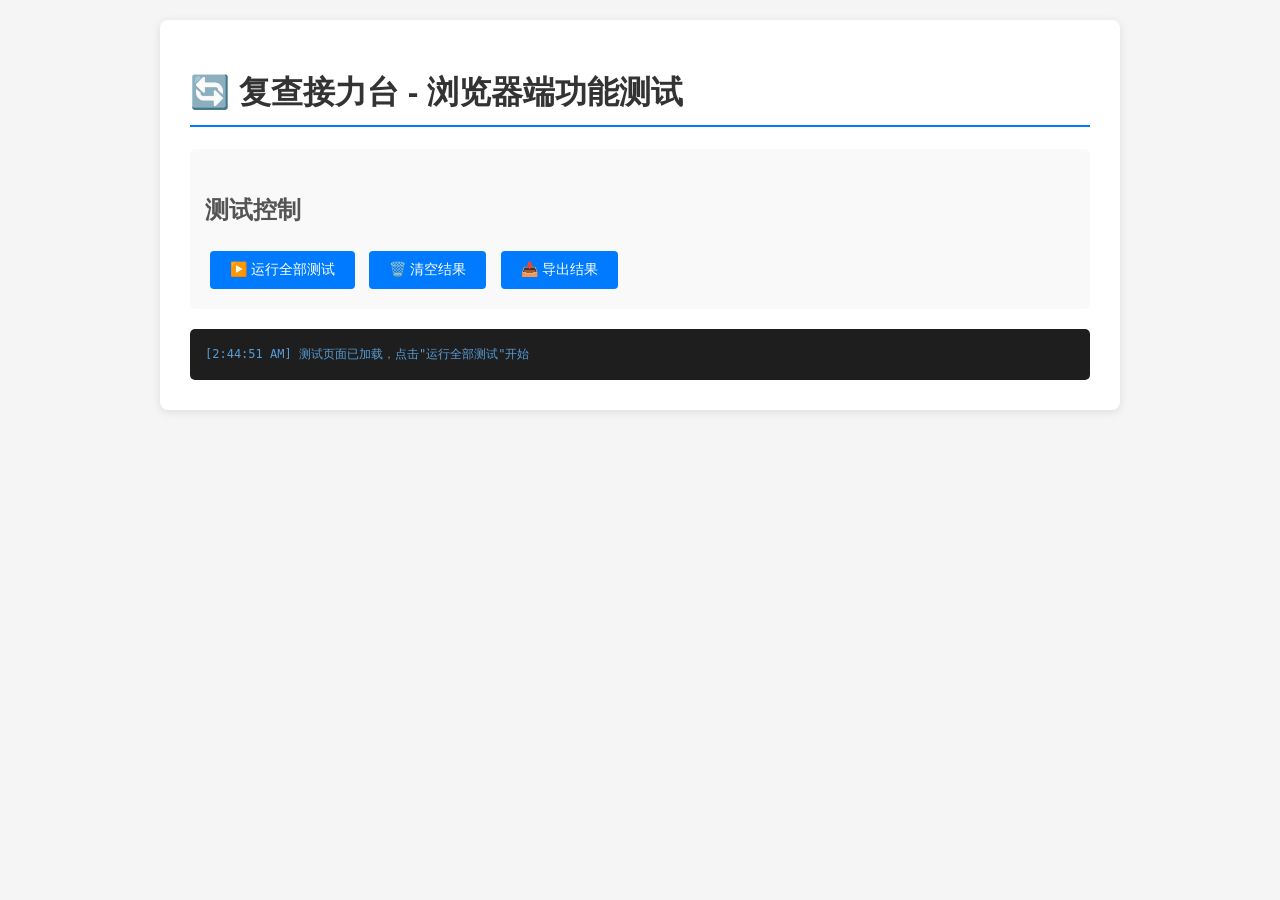
<file: test/relay_browser_test.html>
<!DOCTYPE html>
<html lang="zh-CN">
<head>
    <meta charset="UTF-8">
    <meta name="viewport" content="width=device-width, initial-scale=1.0">
    <title>复查接力台 - 浏览器端测试</title>
    <style>
        body {
            font-family: 'Microsoft YaHei', sans-serif;
            margin: 20px;
            background: #f5f5f5;
        }
        .container {
            max-width: 900px;
            margin: 0 auto;
            background: white;
            padding: 30px;
            border-radius: 8px;
            box-shadow: 0 2px 10px rgba(0,0,0,0.1);
        }
        h1 {
            color: #333;
            border-bottom: 2px solid #007bff;
            padding-bottom: 10px;
        }
        h2 {
            color: #555;
            margin-top: 30px;
        }
        .test-section {
            margin: 20px 0;
            padding: 15px;
            background: #f9f9f9;
            border-radius: 5px;
        }
        .test-result {
            margin: 10px 0;
            padding: 10px;
            border-radius: 4px;
            font-family: 'Consolas', monospace;
        }
        .pass {
            background: #d4edda;
            color: #155724;
            border-left: 4px solid #28a745;
        }
        .fail {
            background: #f8d7da;
            color: #721c24;
            border-left: 4px solid #dc3545;
        }
        .info {
            background: #d1ecf1;
            color: #0c5460;
            border-left: 4px solid #17a2b8;
        }
        button {
            background: #007bff;
            color: white;
            border: none;
            padding: 10px 20px;
            border-radius: 4px;
            cursor: pointer;
            font-size: 14px;
            margin: 5px;
        }
        button:hover {
            background: #0056b3;
        }
        button:disabled {
            background: #6c757d;
            cursor: not-allowed;
        }
        .summary {
            margin-top: 30px;
            padding: 20px;
            background: #fff3cd;
            border-radius: 5px;
            border: 1px solid #ffeeba;
        }
        .log-area {
            background: #1e1e1e;
            color: #d4d4d4;
            padding: 15px;
            border-radius: 5px;
            max-height: 400px;
            overflow-y: auto;
            font-family: 'Consolas', monospace;
            font-size: 12px;
            margin-top: 20px;
        }
        .log-line {
            margin: 2px 0;
        }
        .log-pass { color: #4ec9b0; }
        .log-fail { color: #f48771; }
        .log-info { color: #569cd6; }
    </style>
</head>
<body>
    <div class="container">
        <h1>🔄 复查接力台 - 浏览器端功能测试</h1>
        
        <div class="test-section">
            <h2>测试控制</h2>
            <button onclick="runAllTests()" id="runBtn">▶️ 运行全部测试</button>
            <button onclick="clearResults()" id="clearBtn">🗑️ 清空结果</button>
            <button onclick="exportResults()" id="exportBtn">📥 导出结果</button>
        </div>

        <div id="results"></div>
        
        <div class="summary" id="summary" style="display: none;">
            <h2>📊 测试汇总</h2>
            <div id="summaryContent"></div>
        </div>

        <div class="log-area" id="logArea"></div>
    </div>

    <script src="../js/db.js"></script>
    <script src="../js/sync.js"></script>
    <script src="../js/export.js"></script>
    <script src="../js/ui.js"></script>

    <script>
        let TEST_RESULTS = [];
        let TEST_LOGS = [];

        function log(type, message) {
            const timestamp = new Date().toLocaleTimeString();
            const logLine = document.createElement('div');
            logLine.className = `log-line log-${type}`;
            logLine.textContent = `[${timestamp}] ${message}`;
            document.getElementById('logArea').appendChild(logLine);
            document.getElementById('logArea').scrollTop = document.getElementById('logArea').scrollHeight;
            TEST_LOGS.push({ type, message, timestamp });
        }

        function addResult(name, success, details = '') {
            TEST_RESULTS.push({ name, success, details, timestamp: Date.now() });
            
            const resultDiv = document.createElement('div');
            resultDiv.className = `test-result ${success ? 'pass' : 'fail'}`;
            const status = success ? '✅ PASS' : '❌ FAIL';
            resultDiv.innerHTML = `<strong>${status}</strong> ${name}`;
            if (details) {
                resultDiv.innerHTML += `<br><span style="font-size: 12px; opacity: 0.8;">${details}</span>`;
            }
            document.getElementById('results').appendChild(resultDiv);
            
            log(success ? 'pass' : 'fail', `${name} - ${success ? '通过' : '失败'}${details ? ': ' + details : ''}`);
        }

        function clearResults() {
            TEST_RESULTS = [];
            TEST_LOGS = [];
            document.getElementById('results').innerHTML = '';
            document.getElementById('summary').style.display = 'none';
            document.getElementById('logArea').innerHTML = '';
        }

        function showSummary() {
            const total = TEST_RESULTS.length;
            const passed = TEST_RESULTS.filter(r => r.success).length;
            const failed = total - passed;
            const passRate = total > 0 ? ((passed / total) * 100).toFixed(1) : '0';
            
            document.getElementById('summary').style.display = 'block';
            document.getElementById('summaryContent').innerHTML = `
                <p><strong>总测试数：</strong>${total}</p>
                <p><strong style="color: #28a745;">✅ 通过：</strong>${passed}</p>
                <p><strong style="color: #dc3545;">❌ 失败：</strong>${failed}</p>
                <p><strong>📊 通过率：</strong>${passRate}%</p>
            `;
            
            log('info', `测试完成：${passed}/${total} 通过 (${passRate}%)`);
        }

        function exportResults() {
            const data = {
                summary: {
                    total: TEST_RESULTS.length,
                    passed: TEST_RESULTS.filter(r => r.success).length,
                    failed: TEST_RESULTS.filter(r => !r.success).length,
                    passRate: TEST_RESULTS.length > 0 ? ((TEST_RESULTS.filter(r => r.success).length / TEST_RESULTS.length) * 100).toFixed(1) : '0'
                },
                results: TEST_RESULTS,
                logs: TEST_LOGS,
                timestamp: new Date().toISOString()
            };
            
            const blob = new Blob([JSON.stringify(data, null, 2)], { type: 'application/json' });
            const url = URL.createObjectURL(blob);
            const a = document.createElement('a');
            a.href = url;
            a.download = `relay_browser_test_${Date.now()}.json`;
            a.click();
            URL.revokeObjectURL(url);
            
            log('info', '测试结果已导出');
        }

        async function sleep(ms) {
            return new Promise(resolve => setTimeout(resolve, ms));
        }

        async function runAllTests() {
            clearResults();
            document.getElementById('runBtn').disabled = true;
            
            log('info', '开始浏览器端测试...');
            log('info', '等待数据库初始化...');
            
            await sleep(1000);

            try {
                await test1_EngineInit();
                await test2_CreateBatch();
                await test3_SessionCard_Create();
                await test4_PermissionGate();
                await test5_OperationSignature();
                await test6_SessionCard_Restore();
                await test7_BatchStateIsolation();
                await test8_ExportRecord();
                await test9_SessionCard_Persistence();
                
                showSummary();
            } catch (e) {
                log('fail', `测试执行出错: ${e.message}`);
                console.error(e);
            }
            
            document.getElementById('runBtn').disabled = false;
        }

        async function test1_EngineInit() {
            log('info', '【测试1】核心引擎初始化检查');
            try {
                const hasSessionCard = typeof sessionCardEngine !== 'undefined';
                const hasPermission = typeof permissionGate !== 'undefined';
                const hasExport = typeof exportRecordEngine !== 'undefined';
                const hasStores = typeof STORES !== 'undefined' && 
                                 typeof STORES.SESSION_CARDS !== 'undefined' &&
                                 typeof STORES.PERMISSION_DENIALS !== 'undefined' &&
                                 typeof STORES.EXPORT_RECORDS !== 'undefined';

                addResult('会话卡引擎存在', hasSessionCard);
                addResult('权限闸门引擎存在', hasPermission);
                addResult('导出记录引擎存在', hasExport);
                addResult('新增存储存在', hasStores);

                if (!hasSessionCard || !hasPermission || !hasExport || !hasStores) {
                    throw new Error('核心引擎初始化失败');
                }
            } catch (e) {
                addResult('核心引擎初始化', false, e.message);
                throw e;
            }
        }

        async function test2_CreateBatch() {
            log('info', '【测试2】创建测试批次');
            try {
                const testCSV = `居民姓名,身份证号,物资名称,领取数量,备注
张三,110101199001010001,瓶装水,2,浏览器测试1
李四,110101199001010002,瓶装水,3,浏览器测试2
王五,110101199001010003,感冒药,1,浏览器测试3`;

                const fileHash = await batchEngine.generateFileHash(testCSV);
                const batch = await batchEngine.createBatch(
                    'csv_import',
                    'browser_test_batch.csv',
                    fileHash,
                    3
                );

                window.TEST_BATCH_ID = batch.id;

                const dist1 = { id: 'browser_dist_1', batchId: batch.id, status: 'pending' };
                const dist2 = { id: 'browser_dist_2', batchId: batch.id, status: 'pending' };
                await db.put(STORES.DISTRIBUTIONS, dist1);
                await db.put(STORES.DISTRIBUTIONS, dist2);

                const batchAfter = await db.get(STORES.BATCHES, batch.id);
                
                addResult('创建测试批次', batchAfter && batchAfter.totalRecords === 3, `批次ID: ${batch.id.slice(-12)}`);
                addResult('批次记录数正确', batchAfter && batchAfter.totalRecords === 3, `总数: ${batchAfter?.totalRecords}`);
                addResult('批次有状态版本', batchAfter && typeof batchAfter.stateVersion === 'number', `版本: ${batchAfter?.stateVersion}`);
            } catch (e) {
                addResult('创建测试批次', false, e.message);
                throw e;
            }
        }

        async function test3_SessionCard_Create() {
            log('info', '【测试3】会话卡机制 - 批次直达');
            try {
                const card = await sessionCardEngine.createCard(
                    window.TEST_BATCH_ID,
                    'import',
                    { status: 'all', dateRange: '30days' },
                    150
                );

                window.TEST_SESSION_CARD_ID = card.id;

                const savedCard = await db.get(STORES.SESSION_CARDS, card.id);
                const success = savedCard && 
                                savedCard.batchId === window.TEST_BATCH_ID &&
                                savedCard.sourceView === 'import' &&
                                savedCard.scrollPosition === 150 &&
                                savedCard.status === SESSION_CARD_STATUS.ACTIVE;

                addResult('创建会话卡成功', success, `卡号: ${card.id.slice(-12)}`);
                addResult('记录来源页面', savedCard?.sourceView === 'import', `来源: ${savedCard?.sourceView}`);
                addResult('记录滚动位置', savedCard?.scrollPosition === 150, `位置: ${savedCard?.scrollPosition}`);
                addResult('记录筛选条件', savedCard?.filters?.status === 'all', `筛选: ${JSON.stringify(savedCard?.filters)}`);
                addResult('会话卡状态活跃', savedCard?.status === SESSION_CARD_STATUS.ACTIVE, `状态: ${savedCard?.status}`);
            } catch (e) {
                addResult('会话卡创建', false, e.message);
            }
        }

        async function test4_PermissionGate() {
            log('info', '【测试4】权限闸门 - 志愿者越权拦截');
            try {
                const originalUser = CURRENT_USER;
                
                CURRENT_USER = {
                    id: 'user_vol_browser_001',
                    name: '志愿者浏览器测试',
                    role: ROLES.VOLUNTEER
                };
                log('info', '已切换到志愿者账号');

                const canApprove = await permissionGate.checkPermission(PERMISSION_ACTIONS.BATCH_APPROVE, window.TEST_BATCH_ID);
                const canReject = await permissionGate.checkPermission(PERMISSION_ACTIONS.BATCH_REJECT, window.TEST_BATCH_ID);
                const canRetry = await permissionGate.checkPermission(PERMISSION_ACTIONS.BATCH_RETRY, window.TEST_BATCH_ID);
                const canRevoke = await permissionGate.checkPermission(PERMISSION_ACTIONS.BATCH_REVOKE, window.TEST_BATCH_ID);
                const canExport = await permissionGate.checkPermission(PERMISSION_ACTIONS.BATCH_EXPORT, window.TEST_BATCH_ID);
                
                const canView = await permissionGate.checkPermission(PERMISSION_ACTIONS.BATCH_VIEW, window.TEST_BATCH_ID);
                const canPreview = await permissionGate.checkPermission(PERMISSION_ACTIONS.EXPORT_PREVIEW, window.TEST_BATCH_ID);

                addResult('志愿者-批量通过被拦截', !canApprove, `权限: ${canApprove ? '允许' : '拒绝'}`);
                addResult('志愿者-批量驳回被拦截', !canReject, `权限: ${canReject ? '允许' : '拒绝'}`);
                addResult('志愿者-重试失败被拦截', !canRetry, `权限: ${canRetry ? '允许' : '拒绝'}`);
                addResult('志愿者-撤销批次被拦截', !canRevoke, `权限: ${canRevoke ? '允许' : '拒绝'}`);
                addResult('志愿者-正式导出被拦截', !canExport, `权限: ${canExport ? '允许' : '拒绝'}`);
                addResult('志愿者-允许查看结果', canView, `权限: ${canView ? '允许' : '拒绝'}`);
                addResult('志愿者-允许导出预览', canPreview, `权限: ${canPreview ? '允许' : '拒绝'}`);

                const denialBefore = await db.count(STORES.PERMISSION_DENIALS);
                try {
                    await permissionGate.requirePermission(PERMISSION_ACTIONS.BATCH_APPROVE, window.TEST_BATCH_ID);
                    addResult('越权抛出异常', false, '应该抛出异常但没有');
                } catch (e) {
                    addResult('越权抛出异常', true, e.message);
                }
                const denialAfter = await db.count(STORES.PERMISSION_DENIALS);
                addResult('权限拒绝记录落盘', denialAfter > denialBefore, `拒绝记录: ${denialAfter - denialBefore} 条`);

                CURRENT_USER = originalUser;
                log('info', '已切回原账号');
            } catch (e) {
                addResult('权限闸门测试', false, e.message);
                CURRENT_USER = { id: 'user_admin_001', name: '系统管理员', role: ROLES.ADMIN };
            }
        }

        async function test5_OperationSignature() {
            log('info', '【测试5】操作签名机制');
            try {
                const signature = await permissionGate.signOperation(
                    PERMISSION_ACTIONS.BATCH_APPROVE,
                    window.TEST_BATCH_ID,
                    { count: 5, note: '浏览器测试签名' }
                );

                const success = signature && 
                                typeof signature.signatureId === 'string' &&
                                signature.signedAt > 0 &&
                                signature.signedBy === CURRENT_USER.id;

                addResult('生成操作签名', success, `签名ID: ${signature.signatureId?.slice(-12) || 'N/A'}`);
                addResult('签名包含操作人', signature?.signedBy === CURRENT_USER.id, `操作人: ${signature?.signedByName}`);
                addResult('签名包含角色', signature?.signedByRole === ROLES.ADMIN, `角色: ${signature?.signedByRole}`);
                addResult('签名包含操作详情', signature?.details?.count === 5, `详情: ${JSON.stringify(signature?.details)}`);

                const auditLogs = await db.getAll(STORES.AUDIT_LOGS);
                const signLog = auditLogs.find(l => l.details?.signatureId === signature.signatureId);
                addResult('签名记录落盘', !!signLog, `签名ID匹配: ${signLog?.details?.signatureId?.slice(-12) || 'N/A'}`);
            } catch (e) {
                addResult('操作签名测试', false, e.message);
            }
        }

        async function test6_SessionCard_Restore() {
            log('info', '【测试6】会话卡机制 - 回位续查');
            try {
                await sessionCardEngine.completeCard(window.TEST_SESSION_CARD_ID);
                const completedCard = await db.get(STORES.SESSION_CARDS, window.TEST_SESSION_CARD_ID);
                
                addResult('会话卡完成状态', completedCard?.status === SESSION_CARD_STATUS.COMPLETED, `状态: ${completedCard?.status}`);

                const result = await navigateBackFromBatch(window.TEST_SESSION_CARD_ID);
                
                addResult('回位导航执行成功', result?.success, `目标视图: ${result?.targetView}`);
                addResult('回位到原来源页面', result?.targetView === 'import', `目标: ${result?.targetView}`);
                addResult('滚动位置恢复', result?.scrollPosition === 150, `恢复位置: ${result?.scrollPosition}`);
            } catch (e) {
                addResult('回位续查测试', false, e.message);
            }
        }

        async function test7_BatchStateIsolation() {
            log('info', '【测试7】批次状态隔离 - 撤销重开');
            try {
                await batchEngine.batchApprove(window.TEST_BATCH_ID);
                await sleep(20);
                const batchBefore = await db.get(STORES.BATCHES, window.TEST_BATCH_ID);
                const originalVersion = batchBefore.stateVersion;

                const revokedCount = await batchEngine.revokeBatch(window.TEST_BATCH_ID);
                const batchAfter = await db.get(STORES.BATCHES, window.TEST_BATCH_ID);

                addResult('批次撤销成功', batchAfter?.status === BATCH_STATUS.REVOKED, `状态: ${batchAfter?.status}`);
                addResult('状态版本递增', batchAfter?.stateVersion > originalVersion, 
                        `原版本: ${originalVersion}, 新版本: ${batchAfter?.stateVersion}`);
                addResult('撤销记录数正确', revokedCount > 0, `撤销数: ${revokedCount}`);

                let doubleRevokeError = null;
                try {
                    await batchEngine.revokeBatch(window.TEST_BATCH_ID);
                } catch (e) {
                    doubleRevokeError = e;
                }
                addResult('重复撤销被拦截', !!doubleRevokeError, `拦截信息: ${doubleRevokeError?.message || 'N/A'}`);

                let approveError = null;
                try {
                    await batchEngine.batchApprove(window.TEST_BATCH_ID);
                } catch (e) {
                    approveError = e;
                }
                addResult('已撤销批次批量通过被拦截', !!approveError, `拦截信息: ${approveError?.message || 'N/A'}`);

                const cardsForBatch = await db.getAll(STORES.SESSION_CARDS, 'batchId', window.TEST_BATCH_ID);
                const activeCards = cardsForBatch.filter(c => c.status === SESSION_CARD_STATUS.ACTIVE);
                addResult('撤销后会话卡已取消', activeCards.length === 0, `活跃卡: ${activeCards.length}, 总数: ${cardsForBatch.length}`);

                const testCSV2 = `居民姓名,身份证号,物资名称,领取数量,备注
张三,110101199001010001,瓶装水,2,重开测试1
李四,110101199001010002,瓶装水,3,重开测试2`;

                const fileHash2 = await batchEngine.generateFileHash(testCSV2);
                const batch2 = await batchEngine.createBatch(
                    'csv_import',
                    'browser_test_batch_reopened.csv',
                    fileHash2,
                    2,
                    window.TEST_BATCH_ID,
                    true
                );

                const batch2After = await db.get(STORES.BATCHES, batch2.id);
                addResult('重开批次创建成功', !!batch2After, `新批次ID: ${batch2.id.slice(-12)}`);
                addResult('重开批次版本独立', batch2After?.importVersion === 1, `版本: v${batch2After?.importVersion}`);
                addResult('父批次关联正确', batch2After?.parentBatchId === window.TEST_BATCH_ID, `父批次: ${batch2After?.parentBatchId?.slice(-12)}`);
                addResult('重开标记正确', batch2After?.isReimport === true, `isReimport: ${batch2After?.isReimport}`);

                const batch1Now = await db.get(STORES.BATCHES, window.TEST_BATCH_ID);
                const statesIndependent = batch1Now.status === BATCH_STATUS.REVOKED && 
                                          batch2After.status !== BATCH_STATUS.REVOKED;
                addResult('批次状态独立不串', statesIndependent, 
                        `批次1: ${batch1Now.status}, 批次2: ${batch2After.status}`);

                const history = await batchEngine.getBatchVersionHistory(batch2.id);
                addResult('版本历史可追溯', history.length >= 2, `历史长度: ${history.length}`);
            } catch (e) {
                addResult('批次状态隔离测试', false, e.message);
                console.error(e);
            }
        }

        async function test8_ExportRecord() {
            log('info', '【测试8】导出文件落盘');
            try {
                const exportCountBefore = await db.count(STORES.EXPORT_RECORDS);
                
                const record = await exportRecordEngine.recordExport(
                    'batch_detail',
                    'csv',
                    window.TEST_BATCH_ID,
                    `浏览器批次详情_${window.TEST_BATCH_ID.slice(-8)}_${Date.now()}.csv`
                );
                
                const exportCountAfter = await db.count(STORES.EXPORT_RECORDS);
                const newExports = exportCountAfter - exportCountBefore;
                
                addResult('导出记录落盘', newExports >= 1, `新增导出记录: ${newExports}`);
                
                const exportRecords = await db.getAll(STORES.EXPORT_RECORDS);
                exportRecords.sort((a, b) => b.timestamp - a.timestamp);
                const latestExport = exportRecords[0];
                
                addResult('导出记录关联批次', latestExport?.batchId === window.TEST_BATCH_ID, 
                        `批次ID: ${latestExport?.batchId?.slice(-12)}`);
                addResult('导出记录包含操作人', latestExport?.operatorId === CURRENT_USER.id, 
                        `操作人: ${latestExport?.operatorName}`);
                addResult('导出记录包含文件名', latestExport?.filename?.includes('.csv'), 
                        `文件名: ${latestExport?.filename}`);
            } catch (e) {
                addResult('导出文件落盘测试', false, e.message);
            }
        }

        async function test9_SessionCard_Persistence() {
            log('info', '【测试9】会话卡持久化 - 重启回查');
            try {
                const card2 = await sessionCardEngine.createCard(
                    window.TEST_BATCH_ID,
                    'batches',
                    { status: BATCH_STATUS.PARTIAL },
                    300
                );
                
                const savedCard2 = await db.get(STORES.SESSION_CARDS, card2.id);
                addResult('会话卡持久化存储', !!savedCard2, `卡号: ${card2.id.slice(-12)}`);
                
                const activeCard = await sessionCardEngine.getActiveCard();
                addResult('可查询活跃会话卡', activeCard?.id === card2.id, `活跃卡ID: ${activeCard?.id?.slice(-12)}`);
                
                const restored = await sessionCardEngine.restoreCard(card2.id);
                addResult('会话卡可恢复', restored?.status === SESSION_CARD_STATUS.RESTORING, 
                        `恢复后状态: ${restored?.status}`);
                
                await sessionCardEngine.cancelCard(card2.id);
                const cancelledCard = await db.get(STORES.SESSION_CARDS, card2.id);
                addResult('会话卡可取消', cancelledCard?.status === SESSION_CARD_STATUS.CANCELLED, 
                        `取消后状态: ${cancelledCard?.status}`);
                        
                const sessionCardCount = await db.count(STORES.SESSION_CARDS);
                const denialCount = await db.count(STORES.PERMISSION_DENIALS);
                const exportCount = await db.count(STORES.EXPORT_RECORDS);
                
                addResult('会话卡存储正常', sessionCardCount >= 0, `记录数: ${sessionCardCount}`);
                addResult('权限拒绝存储正常', denialCount >= 1, `记录数: ${denialCount}`);
                addResult('导出记录存储正常', exportCount >= 1, `记录数: ${exportCount}`);
                
                log('info', '【重要】会话卡、权限拒绝记录、导出记录均已持久化到IndexedDB');
                log('info', '【重要】刷新页面或重启服务后数据仍可恢复');
            } catch (e) {
                addResult('会话卡持久化测试', false, e.message);
            }
        }

        log('info', '测试页面已加载，点击"运行全部测试"开始');
    </script>
</body>
</html>
</file>
<file: css/style.css>
* {
    margin: 0;
    padding: 0;
    box-sizing: border-box;
    -webkit-tap-highlight-color: transparent;
}

:root {
    --primary: #2563eb;
    --primary-dark: #1d4ed8;
    --primary-light: #3b82f6;
    --success: #10b981;
    --warning: #f59e0b;
    --danger: #ef4444;
    --info: #06b6d4;
    --bg: #f3f4f6;
    --surface: #ffffff;
    --text-primary: #111827;
    --text-secondary: #6b7280;
    --text-muted: #9ca3af;
    --border: #e5e7eb;
    --shadow: 0 1px 3px rgba(0, 0, 0, 0.1);
    --shadow-lg: 0 10px 15px -3px rgba(0, 0, 0, 0.1);
}

html, body {
    height: 100%;
    font-family: -apple-system, BlinkMacSystemFont, 'Segoe UI', 'PingFang SC', 'Hiragino Sans GB', 'Microsoft YaHei', sans-serif;
    font-size: 14px;
    background: var(--bg);
    color: var(--text-primary);
    overflow-x: hidden;
}

#app {
    display: flex;
    flex-direction: column;
    height: 100vh;
    max-width: 480px;
    margin: 0 auto;
    background: var(--bg);
    position: relative;
}

.app-header {
    background: var(--primary);
    color: white;
    padding: 16px;
    padding-top: calc(env(safe-area-inset-top) + 16px);
    position: sticky;
    top: 0;
    z-index: 100;
    box-shadow: var(--shadow);
}

.header-content {
    display: flex;
    justify-content: space-between;
    align-items: center;
}

.header-content h1 {
    font-size: 18px;
    font-weight: 600;
}

.header-right {
    display: flex;
    align-items: center;
    gap: 8px;
}

.user-status {
    display: flex;
    align-items: center;
    gap: 6px;
    background: rgba(255, 255, 255, 0.2);
    padding: 4px 10px;
    border-radius: 20px;
    cursor: pointer;
    transition: background 0.2s;
}

.user-status:active {
    background: rgba(255, 255, 255, 0.3);
}

.user-avatar {
    width: 20px;
    height: 20px;
    border-radius: 50%;
    background: rgba(255, 255, 255, 0.3);
    display: flex;
    align-items: center;
    justify-content: center;
    font-size: 11px;
    font-weight: 600;
}

.user-name {
    font-size: 12px;
    font-weight: 500;
}

.network-status {
    display: flex;
    align-items: center;
    gap: 6px;
    font-size: 12px;
    background: rgba(255, 255, 255, 0.2);
    padding: 4px 10px;
    border-radius: 20px;
}

.status-dot {
    width: 8px;
    height: 8px;
    border-radius: 50%;
    background: var(--success);
    animation: pulse 2s infinite;
}

.network-status.offline .status-dot {
    background: var(--danger);
}

@keyframes pulse {
    0%, 100% { opacity: 1; }
    50% { opacity: 0.5; }
}

.app-main {
    flex: 1;
    overflow-y: auto;
    padding: 16px;
    padding-bottom: 80px;
}

.view {
    display: none;
    animation: fadeIn 0.2s ease;
}

.view.active {
    display: block;
}

@keyframes fadeIn {
    from { opacity: 0; transform: translateY(10px); }
    to { opacity: 1; transform: translateY(0); }
}

.stats-grid {
    display: grid;
    grid-template-columns: 1fr 1fr;
    gap: 12px;
    margin-bottom: 16px;
}

.stat-card {
    background: var(--surface);
    border-radius: 12px;
    padding: 16px;
    display: flex;
    align-items: center;
    gap: 12px;
    box-shadow: var(--shadow);
}

.stat-icon {
    width: 48px;
    height: 48px;
    border-radius: 12px;
    display: flex;
    align-items: center;
    justify-content: center;
    font-size: 24px;
}

.stat-icon.water { background: rgba(59, 130, 246, 0.1); }
.stat-icon.medicine { background: rgba(239, 68, 68, 0.1); }
.stat-icon.power { background: rgba(245, 158, 11, 0.1); }
.stat-icon.sync { background: rgba(16, 185, 129, 0.1); }

.stat-label {
    font-size: 12px;
    color: var(--text-secondary);
    margin-bottom: 2px;
}

.stat-value {
    font-size: 20px;
    font-weight: 700;
    color: var(--text-primary);
}

.alert-section {
    margin-bottom: 16px;
}

.alert-card {
    background: var(--surface);
    border-radius: 12px;
    padding: 16px;
    display: flex;
    align-items: center;
    gap: 12px;
    box-shadow: var(--shadow);
    border-left: 4px solid var(--warning);
}

.alert-icon {
    font-size: 24px;
}

.alert-content {
    flex: 1;
}

.alert-title {
    font-weight: 600;
    color: var(--text-primary);
}

.alert-desc {
    font-size: 12px;
    color: var(--text-secondary);
    margin-top: 2px;
}

.alert-btn {
    background: var(--warning);
    color: white;
    border: none;
    padding: 8px 16px;
    border-radius: 8px;
    font-size: 12px;
    font-weight: 500;
    cursor: pointer;
}

.section-title {
    font-size: 14px;
    font-weight: 600;
    color: var(--text-secondary);
    margin: 20px 0 12px;
}

.section-title:first-child {
    margin-top: 0;
}

.action-grid {
    display: grid;
    grid-template-columns: 1fr 1fr;
    gap: 12px;
    margin-bottom: 8px;
}

.action-btn {
    background: var(--surface);
    border: 1px solid var(--border);
    border-radius: 12px;
    padding: 20px 16px;
    display: flex;
    flex-direction: column;
    align-items: center;
    gap: 8px;
    cursor: pointer;
    transition: all 0.2s;
    box-shadow: var(--shadow);
}

.action-btn:active {
    transform: scale(0.98);
    background: var(--bg);
}

.action-btn.primary {
    background: var(--primary);
    border-color: var(--primary);
    color: white;
}

.action-btn.primary:active {
    background: var(--primary-dark);
}

.action-icon {
    font-size: 28px;
}

.recent-list {
    background: var(--surface);
    border-radius: 12px;
    overflow: hidden;
    box-shadow: var(--shadow);
}

.recent-item {
    padding: 16px;
    display: flex;
    align-items: center;
    gap: 12px;
    border-bottom: 1px solid var(--border);
}

.recent-item:last-child {
    border-bottom: none;
}

.recent-avatar {
    width: 40px;
    height: 40px;
    border-radius: 50%;
    background: var(--primary-light);
    color: white;
    display: flex;
    align-items: center;
    justify-content: center;
    font-weight: 600;
    flex-shrink: 0;
}

.recent-info {
    flex: 1;
    min-width: 0;
}

.recent-name {
    font-weight: 600;
    color: var(--text-primary);
    margin-bottom: 2px;
}

.recent-supply {
    font-size: 12px;
    color: var(--text-secondary);
}

.recent-status {
    flex-shrink: 0;
    text-align: right;
}

.status-badge {
    display: inline-block;
    padding: 4px 8px;
    border-radius: 4px;
    font-size: 11px;
    font-weight: 500;
}

.status-badge.synced { background: rgba(16, 185, 129, 0.1); color: var(--success); }
.status-badge.pending { background: rgba(245, 158, 11, 0.1); color: var(--warning); }
.status-badge.conflicted { background: rgba(239, 68, 68, 0.1); color: var(--danger); }

.recent-time {
    font-size: 11px;
    color: var(--text-muted);
    margin-top: 2px;
}

.empty-state {
    padding: 40px 20px;
    text-align: center;
}

.empty-icon {
    font-size: 48px;
    margin-bottom: 12px;
    opacity: 0.5;
}

.empty-text {
    color: var(--text-muted);
    font-size: 14px;
}

.form-container {
    background: var(--surface);
    border-radius: 12px;
    padding: 20px;
    box-shadow: var(--shadow);
}

.form-group {
    margin-bottom: 20px;
}

.form-label {
    display: block;
    font-size: 14px;
    font-weight: 600;
    color: var(--text-primary);
    margin-bottom: 8px;
}

.form-input {
    width: 100%;
    padding: 12px 16px;
    border: 1px solid var(--border);
    border-radius: 8px;
    font-size: 14px;
    background: var(--bg);
    transition: border-color 0.2s;
}

.form-input:focus {
    outline: none;
    border-color: var(--primary);
    background: var(--surface);
}

.form-textarea {
    width: 100%;
    padding: 12px 16px;
    border: 1px solid var(--border);
    border-radius: 8px;
    font-size: 14px;
    background: var(--bg);
    min-height: 80px;
    resize: none;
    font-family: inherit;
}

.form-textarea:focus {
    outline: none;
    border-color: var(--primary);
    background: var(--surface);
}

.resident-list {
    max-height: 240px;
    overflow-y: auto;
    margin-top: 8px;
    border: 1px solid var(--border);
    border-radius: 8px;
    display: none;
}

.resident-list.active {
    display: block;
}

.resident-item {
    padding: 12px 16px;
    cursor: pointer;
    border-bottom: 1px solid var(--border);
    display: flex;
    align-items: center;
    gap: 12px;
    transition: background 0.2s;
}

.resident-item:hover, .resident-item:active {
    background: var(--bg);
}

.resident-item:last-child {
    border-bottom: none;
}

.resident-item-avatar {
    width: 36px;
    height: 36px;
    border-radius: 50%;
    background: var(--primary-light);
    color: white;
    display: flex;
    align-items: center;
    justify-content: center;
    font-weight: 600;
    font-size: 14px;
    flex-shrink: 0;
}

.resident-item-name {
    font-weight: 600;
    color: var(--text-primary);
}

.resident-item-id {
    font-size: 12px;
    color: var(--text-secondary);
}

.selected-resident {
    background: var(--bg);
    border-radius: 8px;
    padding: 16px;
    display: flex;
    align-items: center;
    justify-content: space-between;
    margin-bottom: 20px;
}

.resident-info {
    display: flex;
    align-items: center;
    gap: 12px;
}

.resident-avatar {
    width: 44px;
    height: 44px;
    border-radius: 50%;
    background: var(--primary);
    color: white;
    display: flex;
    align-items: center;
    justify-content: center;
    font-weight: 600;
    font-size: 18px;
}

.resident-name {
    font-weight: 600;
    font-size: 16px;
    color: var(--text-primary);
}

.resident-id {
    font-size: 12px;
    color: var(--text-secondary);
    margin-top: 2px;
}

.resident-change {
    background: none;
    border: 1px solid var(--border);
    color: var(--text-secondary);
    padding: 6px 12px;
    border-radius: 6px;
    font-size: 12px;
    cursor: pointer;
}

.supply-list {
    display: flex;
    flex-direction: column;
    gap: 10px;
}

.supply-item {
    background: var(--bg);
    border: 2px solid transparent;
    border-radius: 10px;
    padding: 16px;
    cursor: pointer;
    display: flex;
    align-items: center;
    gap: 12px;
    transition: all 0.2s;
}

.supply-item:active {
    transform: scale(0.98);
}

.supply-item.selected {
    background: rgba(37, 99, 235, 0.05);
    border-color: var(--primary);
}

.supply-item.disabled {
    opacity: 0.5;
    cursor: not-allowed;
}

.supply-icon {
    width: 40px;
    height: 40px;
    border-radius: 10px;
    display: flex;
    align-items: center;
    justify-content: center;
    font-size: 20px;
    flex-shrink: 0;
}

.supply-icon.water { background: rgba(59, 130, 246, 0.1); }
.supply-icon.medicine { background: rgba(239, 68, 68, 0.1); }
.supply-icon.power { background: rgba(245, 158, 11, 0.1); }
.supply-icon.food { background: rgba(16, 185, 129, 0.1); }

.supply-info {
    flex: 1;
}

.supply-name {
    font-weight: 600;
    color: var(--text-primary);
    margin-bottom: 2px;
}

.supply-stock {
    font-size: 12px;
    color: var(--text-secondary);
}

.supply-check {
    width: 24px;
    height: 24px;
    border-radius: 50%;
    border: 2px solid var(--border);
    display: flex;
    align-items: center;
    justify-content: center;
    color: transparent;
    flex-shrink: 0;
}

.supply-item.selected .supply-check {
    background: var(--primary);
    border-color: var(--primary);
    color: white;
}

.quantity-control {
    display: flex;
    align-items: center;
    gap: 12px;
    background: var(--bg);
    padding: 12px;
    border-radius: 8px;
}

.qty-btn {
    width: 40px;
    height: 40px;
    border: 1px solid var(--border);
    background: var(--surface);
    border-radius: 8px;
    font-size: 20px;
    cursor: pointer;
    display: flex;
    align-items: center;
    justify-content: center;
}

.qty-btn:active {
    background: var(--bg);
}

.qty-btn:disabled {
    opacity: 0.5;
    cursor: not-allowed;
}

.qty-input {
    width: 80px;
    text-align: center;
    padding: 8px;
    border: 1px solid var(--border);
    border-radius: 8px;
    font-size: 16px;
    font-weight: 600;
    background: var(--surface);
}

.stock-info {
    flex: 1;
    text-align: right;
    color: var(--text-secondary);
    font-size: 12px;
}

.submit-btn {
    width: 100%;
    padding: 16px;
    background: var(--primary);
    color: white;
    border: none;
    border-radius: 10px;
    font-size: 16px;
    font-weight: 600;
    cursor: pointer;
    transition: all 0.2s;
    margin-top: 10px;
}

.submit-btn:active:not(:disabled) {
    background: var(--primary-dark);
    transform: scale(0.98);
}

.submit-btn:disabled {
    background: var(--text-muted);
    cursor: not-allowed;
}

.error-message {
    margin-top: 12px;
    padding: 12px;
    background: rgba(239, 68, 68, 0.1);
    color: var(--danger);
    border-radius: 8px;
    font-size: 13px;
}

.conflict-stats {
    display: grid;
    grid-template-columns: 1fr 1fr 1fr;
    gap: 12px;
    margin-bottom: 16px;
}

.conflict-stat {
    background: var(--surface);
    border-radius: 12px;
    padding: 20px 12px;
    text-align: center;
    box-shadow: var(--shadow);
}

.conflict-stat-value {
    font-size: 28px;
    font-weight: 700;
    color: var(--text-primary);
    margin-bottom: 4px;
}

.conflict-stat-label {
    font-size: 12px;
    color: var(--text-secondary);
}

.conflict-list {
    background: var(--surface);
    border-radius: 12px;
    overflow: hidden;
    box-shadow: var(--shadow);
}

.conflict-item {
    padding: 16px;
    border-bottom: 1px solid var(--border);
    cursor: pointer;
    transition: background 0.2s;
}

.conflict-item:last-child {
    border-bottom: none;
}

.conflict-item:active {
    background: var(--bg);
}

.conflict-header {
    display: flex;
    justify-content: space-between;
    align-items: flex-start;
    margin-bottom: 8px;
}

.conflict-title {
    font-weight: 600;
    color: var(--text-primary);
}

.conflict-type {
    background: rgba(239, 68, 68, 0.1);
    color: var(--danger);
    padding: 2px 8px;
    border-radius: 4px;
    font-size: 11px;
    font-weight: 500;
}

.conflict-desc {
    font-size: 13px;
    color: var(--text-secondary);
    margin-bottom: 8px;
}

.conflict-meta {
    display: flex;
    justify-content: space-between;
    font-size: 11px;
    color: var(--text-muted);
}

.filter-bar {
    display: flex;
    gap: 12px;
    margin-bottom: 16px;
}

.filter-select {
    flex: 1;
    padding: 10px 12px;
    border: 1px solid var(--border);
    border-radius: 8px;
    background: var(--surface);
    font-size: 13px;
    color: var(--text-primary);
}

.history-list {
    display: flex;
    flex-direction: column;
    gap: 10px;
}

.history-item {
    background: var(--surface);
    border-radius: 10px;
    padding: 14px;
    box-shadow: var(--shadow);
}

.history-header {
    display: flex;
    justify-content: space-between;
    align-items: center;
    margin-bottom: 8px;
}

.history-name {
    font-weight: 600;
    color: var(--text-primary);
}

.history-supply {
    font-size: 13px;
    color: var(--text-secondary);
    margin-bottom: 4px;
}

.history-quantity {
    font-size: 13px;
    color: var(--text-secondary);
}

.history-footer {
    display: flex;
    justify-content: space-between;
    align-items: center;
    margin-top: 8px;
    padding-top: 8px;
    border-top: 1px solid var(--border);
}

.history-time {
    font-size: 11px;
    color: var(--text-muted);
}

.export-container {
    background: var(--surface);
    border-radius: 12px;
    padding: 20px;
    box-shadow: var(--shadow);
}

.date-range {
    display: flex;
    align-items: center;
    gap: 8px;
}

.date-range .form-input {
    flex: 1;
}

.date-sep {
    color: var(--text-secondary);
}

.format-options {
    display: flex;
    gap: 16px;
}

.format-option {
    flex: 1;
    display: flex;
    align-items: center;
    gap: 8px;
    padding: 12px;
    border: 1px solid var(--border);
    border-radius: 8px;
    cursor: pointer;
    background: var(--bg);
}

.format-option input {
    width: 16px;
    height: 16px;
    accent-color: var(--primary);
}

.export-stats {
    display: grid;
    grid-template-columns: 1fr 1fr 1fr;
    gap: 12px;
    margin: 20px 0;
}

.export-stat {
    background: var(--bg);
    border-radius: 8px;
    padding: 16px 8px;
    text-align: center;
}

.export-stat-value {
    font-size: 24px;
    font-weight: 700;
    color: var(--text-primary);
    margin-bottom: 4px;
}

.export-stat-label {
    font-size: 11px;
    color: var(--text-secondary);
}

.bottom-nav {
    position: fixed;
    bottom: 0;
    left: 50%;
    transform: translateX(-50%);
    width: 100%;
    max-width: 480px;
    background: var(--surface);
    display: flex;
    border-top: 1px solid var(--border);
    padding-bottom: env(safe-area-inset-bottom);
    box-shadow: 0 -2px 10px rgba(0, 0, 0, 0.05);
    z-index: 100;
}

.nav-item {
    flex: 1;
    padding: 8px 4px;
    background: none;
    border: none;
    display: flex;
    flex-direction: column;
    align-items: center;
    gap: 2px;
    cursor: pointer;
    color: var(--text-muted);
    position: relative;
    transition: color 0.2s;
}

.nav-item.active {
    color: var(--primary);
}

.nav-icon {
    font-size: 20px;
}

.nav-label {
    font-size: 10px;
}

.nav-badge {
    position: absolute;
    top: 2px;
    right: calc(50% - 20px);
    background: var(--danger);
    color: white;
    font-size: 10px;
    min-width: 16px;
    height: 16px;
    border-radius: 8px;
    display: flex;
    align-items: center;
    justify-content: center;
    padding: 0 4px;
    font-weight: 600;
}

.modal {
    position: fixed;
    top: 0;
    left: 0;
    right: 0;
    bottom: 0;
    z-index: 1000;
    display: flex;
    align-items: center;
    justify-content: center;
    padding: 20px;
}

.modal-overlay {
    position: absolute;
    top: 0;
    left: 0;
    right: 0;
    bottom: 0;
    background: rgba(0, 0, 0, 0.5);
}

.modal-content {
    position: relative;
    background: var(--surface);
    border-radius: 16px;
    width: 100%;
    max-width: 440px;
    max-height: 80vh;
    overflow: hidden;
    display: flex;
    flex-direction: column;
    animation: slideUp 0.2s ease;
}

@keyframes slideUp {
    from { transform: translateY(20px); opacity: 0; }
    to { transform: translateY(0); opacity: 1; }
}

.modal-header {
    padding: 16px 20px;
    border-bottom: 1px solid var(--border);
    display: flex;
    justify-content: space-between;
    align-items: center;
}

.modal-header h3 {
    font-size: 16px;
    font-weight: 600;
}

.modal-close {
    background: none;
    border: none;
    font-size: 20px;
    color: var(--text-secondary);
    cursor: pointer;
    padding: 4px;
}

.modal-body {
    flex: 1;
    overflow-y: auto;
    padding: 20px;
}

.modal-footer {
    padding: 12px 20px;
    border-top: 1px solid var(--border);
    display: flex;
    gap: 12px;
}

.modal-btn {
    flex: 1;
    padding: 12px;
    border: none;
    border-radius: 8px;
    font-size: 14px;
    font-weight: 600;
    cursor: pointer;
    transition: all 0.2s;
}

.modal-btn:active {
    transform: scale(0.98);
}

.modal-btn.reject {
    background: rgba(239, 68, 68, 0.1);
    color: var(--danger);
}

.modal-btn.approve {
    background: var(--primary);
    color: white;
}

.conflict-detail-section {
    margin-bottom: 20px;
}

.conflict-detail-title {
    font-size: 13px;
    font-weight: 600;
    color: var(--text-secondary);
    margin-bottom: 8px;
}

.conflict-data-compare {
    display: grid;
    grid-template-columns: 1fr 1fr;
    gap: 12px;
}

.data-card {
    background: var(--bg);
    border-radius: 8px;
    padding: 12px;
}

.data-card.local {
    border: 2px solid var(--primary);
}

.data-card.server {
    border: 2px solid var(--border);
}

.data-card-title {
    font-size: 11px;
    font-weight: 600;
    color: var(--text-secondary);
    margin-bottom: 6px;
    text-transform: uppercase;
}

.data-card-content {
    font-size: 13px;
    color: var(--text-primary);
}

.data-row {
    display: flex;
    justify-content: space-between;
    padding: 4px 0;
    border-bottom: 1px solid rgba(0, 0, 0, 0.05);
}

.data-row:last-child {
    border-bottom: none;
}

.data-row-label {
    color: var(--text-secondary);
    font-size: 12px;
}

.data-row-value {
    font-weight: 500;
    font-size: 12px;
}

.toast {
    position: fixed;
    top: 50%;
    left: 50%;
    transform: translate(-50%, -50%);
    background: rgba(0, 0, 0, 0.8);
    color: white;
    padding: 12px 24px;
    border-radius: 8px;
    font-size: 14px;
    z-index: 2000;
    animation: toastIn 0.2s ease;
}

@keyframes toastIn {
    from { opacity: 0; transform: translate(-50%, -40%); }
    to { opacity: 1; transform: translate(-50%, -50%); }
}

.sync-indicator {
    display: inline-flex;
    align-items: center;
    gap: 4px;
    font-size: 11px;
    padding: 2px 6px;
    border-radius: 4px;
}

.sync-indicator.syncing {
    background: rgba(59, 130, 246, 0.1);
    color: var(--primary);
}

.sync-indicator.success {
    background: rgba(16, 185, 129, 0.1);
    color: var(--success);
}

.sync-indicator.error {
    background: rgba(239, 68, 68, 0.1);
    color: var(--danger);
}

.section-title {
    display: flex;
    justify-content: space-between;
    align-items: center;
    font-size: 14px;
    font-weight: 600;
    color: var(--text-secondary);
    margin: 20px 0 12px;
    text-transform: uppercase;
    letter-spacing: 0.5px;
}

.btn-primary-small {
    background: var(--primary);
    color: white;
    border: none;
    padding: 6px 12px;
    border-radius: 6px;
    font-size: 12px;
    font-weight: 500;
    cursor: pointer;
    transition: background 0.2s;
}

.btn-primary-small:hover {
    background: var(--primary-dark);
}

.supply-config-list {
    display: flex;
    flex-direction: column;
    gap: 12px;
}

.supply-config-item {
    background: var(--surface);
    border-radius: 8px;
    padding: 12px;
    border: 1px solid var(--border);
}

.supply-config-header {
    display: flex;
    align-items: center;
    gap: 12px;
    margin-bottom: 8px;
}

.supply-config-icon {
    width: 40px;
    height: 40px;
    border-radius: 8px;
    background: var(--bg);
    display: flex;
    align-items: center;
    justify-content: center;
    font-size: 20px;
    flex-shrink: 0;
}

.supply-config-info {
    flex: 1;
    min-width: 0;
}

.supply-config-name {
    font-weight: 600;
    color: var(--text-primary);
    font-size: 14px;
    margin-bottom: 2px;
}

.supply-config-meta {
    font-size: 12px;
    color: var(--text-secondary);
}

.supply-config-actions {
    display: flex;
    gap: 8px;
    justify-content: flex-end;
}

.btn-edit {
    background: var(--primary-light);
    color: var(--primary);
    border: none;
    padding: 6px 12px;
    border-radius: 6px;
    font-size: 12px;
    font-weight: 500;
    cursor: pointer;
    transition: background 0.2s;
}

.btn-edit:hover {
    background: var(--primary);
    color: white;
}

.btn-delete {
    background: rgba(239, 68, 68, 0.1);
    color: var(--danger);
    border: none;
    padding: 6px 12px;
    border-radius: 6px;
    font-size: 12px;
    font-weight: 500;
    cursor: pointer;
    transition: background 0.2s;
}

.btn-delete:hover {
    background: var(--danger);
    color: white;
}

.action-grid {
    display: grid;
    grid-template-columns: 1fr 1fr;
    gap: 12px;
}

.divider-section {
    display: flex;
    align-items: center;
    gap: 12px;
    margin: 24px 0 16px;
}

.divider-line {
    flex: 1;
    height: 1px;
    background: var(--border);
}

.divider-text {
    font-size: 12px;
    color: var(--text-muted);
    font-weight: 500;
}

.import-section {
    background: var(--bg);
    border-radius: 12px;
    padding: 16px;
    margin-top: 16px;
}

.import-preview {
    margin-top: 16px;
    background: var(--surface);
    border-radius: 8px;
    padding: 12px;
}

.import-preview-table {
    max-height: 200px;
    overflow-y: auto;
    border: 1px solid var(--border);
    border-radius: 6px;
    margin-bottom: 12px;
}

.import-preview-table table {
    width: 100%;
    border-collapse: collapse;
    font-size: 12px;
}

.import-preview-table th,
.import-preview-table td {
    padding: 8px;
    text-align: left;
    border-bottom: 1px solid var(--border);
}

.import-preview-table th {
    background: var(--bg);
    font-weight: 600;
    position: sticky;
    top: 0;
}

.import-preview-table tr.error {
    background: rgba(239, 68, 68, 0.1);
}

.import-preview-table tr.warning {
    background: rgba(245, 158, 11, 0.1);
}

.import-actions {
    display: flex;
    gap: 12px;
    margin-top: 12px;
}

.import-results {
    margin-top: 16px;
    padding: 12px;
    background: var(--surface);
    border-radius: 8px;
    border-left: 4px solid var(--success);
}

.import-results.error {
    border-left-color: var(--danger);
}

.import-results.warning {
    border-left-color: var(--warning);
}

.conflict-actions-bar {
    display: flex;
    justify-content: flex-end;
    margin-bottom: 16px;
}

.btn-secondary-small {
    background: var(--surface);
    color: var(--text-secondary);
    border: 1px solid var(--border);
    padding: 8px 16px;
    border-radius: 6px;
    font-size: 12px;
    font-weight: 500;
    cursor: pointer;
    transition: all 0.2s;
}

.btn-secondary-small:hover:not(:disabled) {
    background: var(--bg);
    border-color: var(--primary);
    color: var(--primary);
}

.btn-secondary-small:disabled {
    opacity: 0.5;
    cursor: not-allowed;
}

.submit-btn.secondary {
    background: var(--surface);
    color: var(--primary);
    border: 1px solid var(--primary);
    margin-top: 12px;
}

.submit-btn.secondary:active:not(:disabled) {
    background: rgba(37, 99, 235, 0.05);
}

#import-count-badge {
    background: rgba(255, 255, 255, 0.2);
    padding: 2px 8px;
    border-radius: 10px;
    font-size: 12px;
    margin-left: 4px;
}

.undo-resolution-info {
    background: var(--bg);
    border-radius: 8px;
    padding: 12px;
    font-size: 13px;
}

.undo-resolution-info .info-row {
    display: flex;
    justify-content: space-between;
    padding: 4px 0;
}

.undo-resolution-info .info-label {
    color: var(--text-secondary);
}

.undo-resolution-info .info-value {
    font-weight: 500;
}

.undo-resolution-info .resolution-approved {
    color: var(--success);
}

.undo-resolution-info .resolution-rejected {
    color: var(--danger);
}

@media (max-width: 480px) {
    .bottom-nav .nav-item {
        padding: 6px 2px;
    }
    
    .nav-icon {
        font-size: 18px;
    }
    
    .nav-label {
        font-size: 9px;
    }
}

.role-selector {
    display: flex;
    flex-direction: column;
    gap: 10px;
}

.role-option {
    display: flex;
    align-items: center;
    gap: 12px;
    padding: 14px;
    background: var(--bg);
    border: 2px solid transparent;
    border-radius: 10px;
    cursor: pointer;
    transition: all 0.2s;
}

.role-option:active {
    transform: scale(0.98);
}

.role-option.selected {
    background: rgba(37, 99, 235, 0.05);
    border-color: var(--primary);
}

.role-icon {
    width: 40px;
    height: 40px;
    border-radius: 10px;
    background: rgba(59, 130, 246, 0.1);
    display: flex;
    align-items: center;
    justify-content: center;
    font-size: 20px;
    flex-shrink: 0;
}

.role-info {
    flex: 1;
}

.role-name {
    font-weight: 600;
    color: var(--text-primary);
    font-size: 14px;
    margin-bottom: 2px;
}

.role-desc {
    font-size: 12px;
    color: var(--text-secondary);
}

.role-check {
    width: 24px;
    height: 24px;
    border-radius: 50%;
    border: 2px solid var(--border);
    display: flex;
    align-items: center;
    justify-content: center;
    color: transparent;
    flex-shrink: 0;
    visibility: hidden;
}

.role-option.selected .role-check {
    background: var(--primary);
    border-color: var(--primary);
    color: white;
    visibility: visible;
}

@media (max-width: 360px) {
    .stats-grid {
        grid-template-columns: 1fr 1fr;
    }
    
    .action-grid {
        grid-template-columns: 1fr 1fr;
    }
}

.batch-stats {
    display: grid;
    grid-template-columns: repeat(4, 1fr);
    gap: 8px;
    margin-bottom: 16px;
}

.batch-stat {
    background: var(--surface);
    border-radius: 10px;
    padding: 12px 8px;
    text-align: center;
    border: 1px solid var(--border);
}

.batch-stat div:first-child {
    font-size: 22px;
    font-weight: 700;
    color: var(--text-primary);
    margin-bottom: 2px;
}

.batch-stat div:last-child {
    font-size: 10px;
    color: var(--text-secondary);
}

.batch-filter-bar {
    display: flex;
    gap: 8px;
    margin-bottom: 16px;
    flex-wrap: wrap;
}

.batch-filter-bar select {
    flex: 1;
    min-width: 100px;
}

.batch-list {
    display: flex;
    flex-direction: column;
    gap: 12px;
}

.batch-card {
    background: var(--surface);
    border-radius: 12px;
    padding: 16px;
    border: 1px solid var(--border);
    transition: all 0.2s;
}

.batch-card:active {
    transform: scale(0.98);
}

.batch-card-header {
    display: flex;
    justify-content: space-between;
    align-items: flex-start;
    margin-bottom: 12px;
}

.batch-card-title {
    flex: 1;
    min-width: 0;
}

.batch-file-name {
    font-weight: 600;
    color: var(--text-primary);
    font-size: 14px;
    margin-bottom: 4px;
    white-space: nowrap;
    overflow: hidden;
    text-overflow: ellipsis;
}

.batch-meta {
    font-size: 11px;
    color: var(--text-secondary);
}

.batch-status {
    margin-left: 12px;
    flex-shrink: 0;
}

.batch-status .status-badge {
    font-size: 11px;
    padding: 4px 10px;
}

.batch-stats-row {
    display: grid;
    grid-template-columns: repeat(3, 1fr);
    gap: 8px;
    margin-bottom: 12px;
}

.batch-stat-item {
    background: var(--bg);
    border-radius: 8px;
    padding: 8px;
    text-align: center;
}

.batch-stat-item .num {
    font-size: 18px;
    font-weight: 700;
    color: var(--text-primary);
    margin-bottom: 2px;
}

.batch-stat-item .num.success { color: var(--success); }
.batch-stat-item .num.warning { color: var(--warning); }
.batch-stat-item .num.danger { color: var(--danger); }

.batch-stat-item .label {
    font-size: 10px;
    color: var(--text-secondary);
}

.batch-card-footer {
    display: flex;
    justify-content: space-between;
    align-items: center;
    padding-top: 12px;
    border-top: 1px solid var(--border);
}

.batch-last-op {
    display: flex;
    align-items: center;
    gap: 6px;
    padding: 8px 12px;
    background: rgba(59, 130, 246, 0.08);
    border-radius: 8px;
    font-size: 12px;
    color: var(--info);
    border: 1px solid rgba(59, 130, 246, 0.2);
}

.last-op-icon {
    font-size: 14px;
}

.last-op-text {
    flex: 1;
    overflow: hidden;
    text-overflow: ellipsis;
    white-space: nowrap;
}

.batch-source {
    font-size: 11px;
    color: var(--text-secondary);
    display: flex;
    align-items: center;
    gap: 4px;
}

.batch-actions {
    display: flex;
    gap: 8px;
}

.batch-detail-info {
    background: var(--bg);
    border-radius: 8px;
    padding: 12px;
    margin-bottom: 16px;
}

.batch-detail-row {
    display: flex;
    justify-content: space-between;
    padding: 6px 0;
    border-bottom: 1px solid rgba(0, 0, 0, 0.05);
}

.batch-detail-row:last-child {
    border-bottom: none;
}

.batch-detail-label {
    color: var(--text-secondary);
    font-size: 12px;
}

.batch-detail-value {
    font-weight: 500;
    font-size: 12px;
    color: var(--text-primary);
}

.batch-expand-btn {
    background: var(--bg);
    border: 1px solid var(--border);
    border-radius: 6px;
    padding: 10px 12px;
    width: 100%;
    text-align: left;
    cursor: pointer;
    font-size: 13px;
    display: flex;
    justify-content: space-between;
    align-items: center;
    margin-bottom: 12px;
    transition: all 0.2s;
}

.batch-btn-arrow {
    transition: transform 0.2s;
}

.batch-btn-arrow.expanded {
    transform: rotate(180deg);
}

.batch-list-section {
    background: var(--surface);
    border: 1px solid var(--border);
    border-radius: 8px;
    margin-bottom: 12px;
    overflow: hidden;
}

.batch-list-section.collapsed {
    display: none;
}

.failed-record-item {
    padding: 12px;
    border-bottom: 1px solid var(--border);
}

.failed-record-item:last-child {
    border-bottom: none;
}

.failed-record-header {
    display: flex;
    justify-content: space-between;
    margin-bottom: 6px;
}

.failed-record-index {
    font-weight: 600;
    font-size: 12px;
    color: var(--text-primary);
}

.failed-record-type {
    font-size: 10px;
    padding: 2px 8px;
    border-radius: 4px;
    background: rgba(239, 68, 68, 0.1);
    color: var(--danger);
}

.failed-record-message {
    font-size: 12px;
    color: var(--text-secondary);
    margin-bottom: 8px;
}

.failed-record-data {
    background: var(--bg);
    border-radius: 6px;
    padding: 8px;
    font-size: 11px;
    color: var(--text-muted);
    font-family: monospace;
    overflow-x: auto;
}

.batch-record-item {
    padding: 12px;
    border-bottom: 1px solid var(--border);
    display: flex;
    justify-content: space-between;
    align-items: center;
}

.batch-record-item:last-child {
    border-bottom: none;
}

.batch-record-info {
    flex: 1;
    min-width: 0;
}

.batch-record-name {
    font-weight: 500;
    font-size: 13px;
    color: var(--text-primary);
    margin-bottom: 2px;
}

.batch-record-supply {
    font-size: 11px;
    color: var(--text-secondary);
}

.batch-record-status {
    margin-left: 12px;
    flex-shrink: 0;
}

.status-badge.processing {
    background: rgba(59, 130, 246, 0.1);
    color: var(--primary);
}

.status-badge.completed {
    background: rgba(16, 185, 129, 0.1);
    color: var(--success);
}

.status-badge.partial {
    background: rgba(245, 158, 11, 0.1);
    color: var(--warning);
}

.status-badge.revoked {
    background: rgba(107, 114, 128, 0.1);
    color: var(--text-muted);
}

.modal-batch-actions {
    display: grid;
    grid-template-columns: 1fr 1fr;
    gap: 8px;
    margin-top: 8px;
}

.modal-batch-actions .modal-btn {
    padding: 10px;
    font-size: 13px;
}

.modal-batch-actions .modal-btn.retry {
    background: rgba(245, 158, 11, 0.1);
    color: var(--warning);
}

.modal-batch-actions .modal-btn.revoke {
    background: rgba(107, 114, 128, 0.1);
    color: var(--text-muted);
}

.alert-card.info {
    border-left: 4px solid var(--info);
}

@media (max-width: 360px) {
    .batch-stats {
        grid-template-columns: repeat(2, 1fr);
    }
}

.badge {
    display: inline-block;
    padding: 2px 8px;
    border-radius: 10px;
    font-size: 11px;
    font-weight: 500;
}

.badge-warning {
    background: rgba(245, 158, 11, 0.12);
    color: #d97706;
}

.badge-info {
    background: rgba(59, 130, 246, 0.12);
    color: #2563eb;
}

.badge-danger {
    background: rgba(239, 68, 68, 0.12);
    color: #dc2626;
}

.badge-success {
    background: rgba(16, 185, 129, 0.12);
    color: #059669;
}

.badge-muted {
    background: rgba(107, 114, 128, 0.12);
    color: #6b7280;
}

.handoff-toolbar {
    display: flex;
    gap: 8px;
    margin-bottom: 16px;
    flex-wrap: wrap;
    align-items: center;
}

.handoff-toolbar .form-input {
    flex: 1;
    min-width: 140px;
}

.handoff-toolbar select {
    min-width: 100px;
}

.btn {
    display: inline-flex;
    align-items: center;
    justify-content: center;
    gap: 4px;
    padding: 8px 14px;
    border-radius: 8px;
    border: none;
    font-size: 13px;
    font-weight: 500;
    cursor: pointer;
    transition: all 0.2s;
    background: var(--surface);
    color: var(--text-secondary);
    border: 1px solid var(--border);
}

.btn:hover {
    border-color: var(--primary);
    color: var(--primary);
}

.btn-primary {
    background: var(--primary);
    color: white;
    border-color: var(--primary);
}

.btn-primary:hover {
    background: var(--primary-dark);
    color: white;
}

.btn-success {
    background: var(--success);
    color: white;
    border-color: var(--success);
}

.btn-danger {
    background: var(--danger);
    color: white;
    border-color: var(--danger);
}

.btn-sm {
    padding: 6px 10px;
    font-size: 12px;
}

.handoff-list {
    display: flex;
    flex-direction: column;
    gap: 12px;
}

.handoff-ticket {
    background: var(--surface);
    border-radius: 12px;
    padding: 14px;
    border: 1px solid var(--border);
    box-shadow: var(--shadow);
}

.handoff-ticket-header {
    display: flex;
    justify-content: space-between;
    align-items: flex-start;
    margin-bottom: 10px;
}

.handoff-ticket-id {
    font-family: monospace;
    font-size: 11px;
    color: var(--text-muted);
}

.handoff-ticket-status {
    margin-left: 8px;
}

.handoff-ticket-main {
    font-size: 14px;
    font-weight: 600;
    color: var(--text-primary);
    margin-bottom: 4px;
}

.handoff-ticket-meta {
    font-size: 11px;
    color: var(--text-secondary);
    line-height: 1.6;
}

.handoff-ticket-actions {
    display: flex;
    gap: 8px;
    margin-top: 10px;
    padding-top: 10px;
    border-top: 1px solid var(--border);
    flex-wrap: wrap;
}

.handoff-ticket-empty {
    text-align: center;
    padding: 40px 20px;
    color: var(--text-muted);
    font-size: 13px;
}

.form-row {
    display: flex;
    align-items: center;
    gap: 12px;
    margin-bottom: 12px;
}

.form-row label {
    min-width: 110px;
    font-size: 13px;
    color: var(--text-secondary);
}

.form-row .form-input,
.form-row select {
    flex: 1;
}

.form-help {
    font-size: 11px;
    color: var(--text-muted);
    margin: -8px 0 12px;
}

.close-btn {
    background: none;
    border: none;
    font-size: 20px;
    color: var(--text-secondary);
    cursor: pointer;
    padding: 4px;
}

.activity-log {
    background: var(--bg);
    border-radius: 8px;
    padding: 10px;
    max-height: 200px;
    overflow-y: auto;
}

.activity-item {
    padding: 8px 0;
    border-bottom: 1px solid rgba(0,0,0,0.05);
    font-size: 12px;
}

.activity-item:last-child { border-bottom: none; }

.activity-time {
    color: var(--text-muted);
    font-size: 11px;
    margin-right: 6px;
}

.activity-user {
    font-weight: 500;
    color: var(--text-primary);
    margin-right: 6px;
}

.activity-action {
    color: var(--text-secondary);
}
</file>
